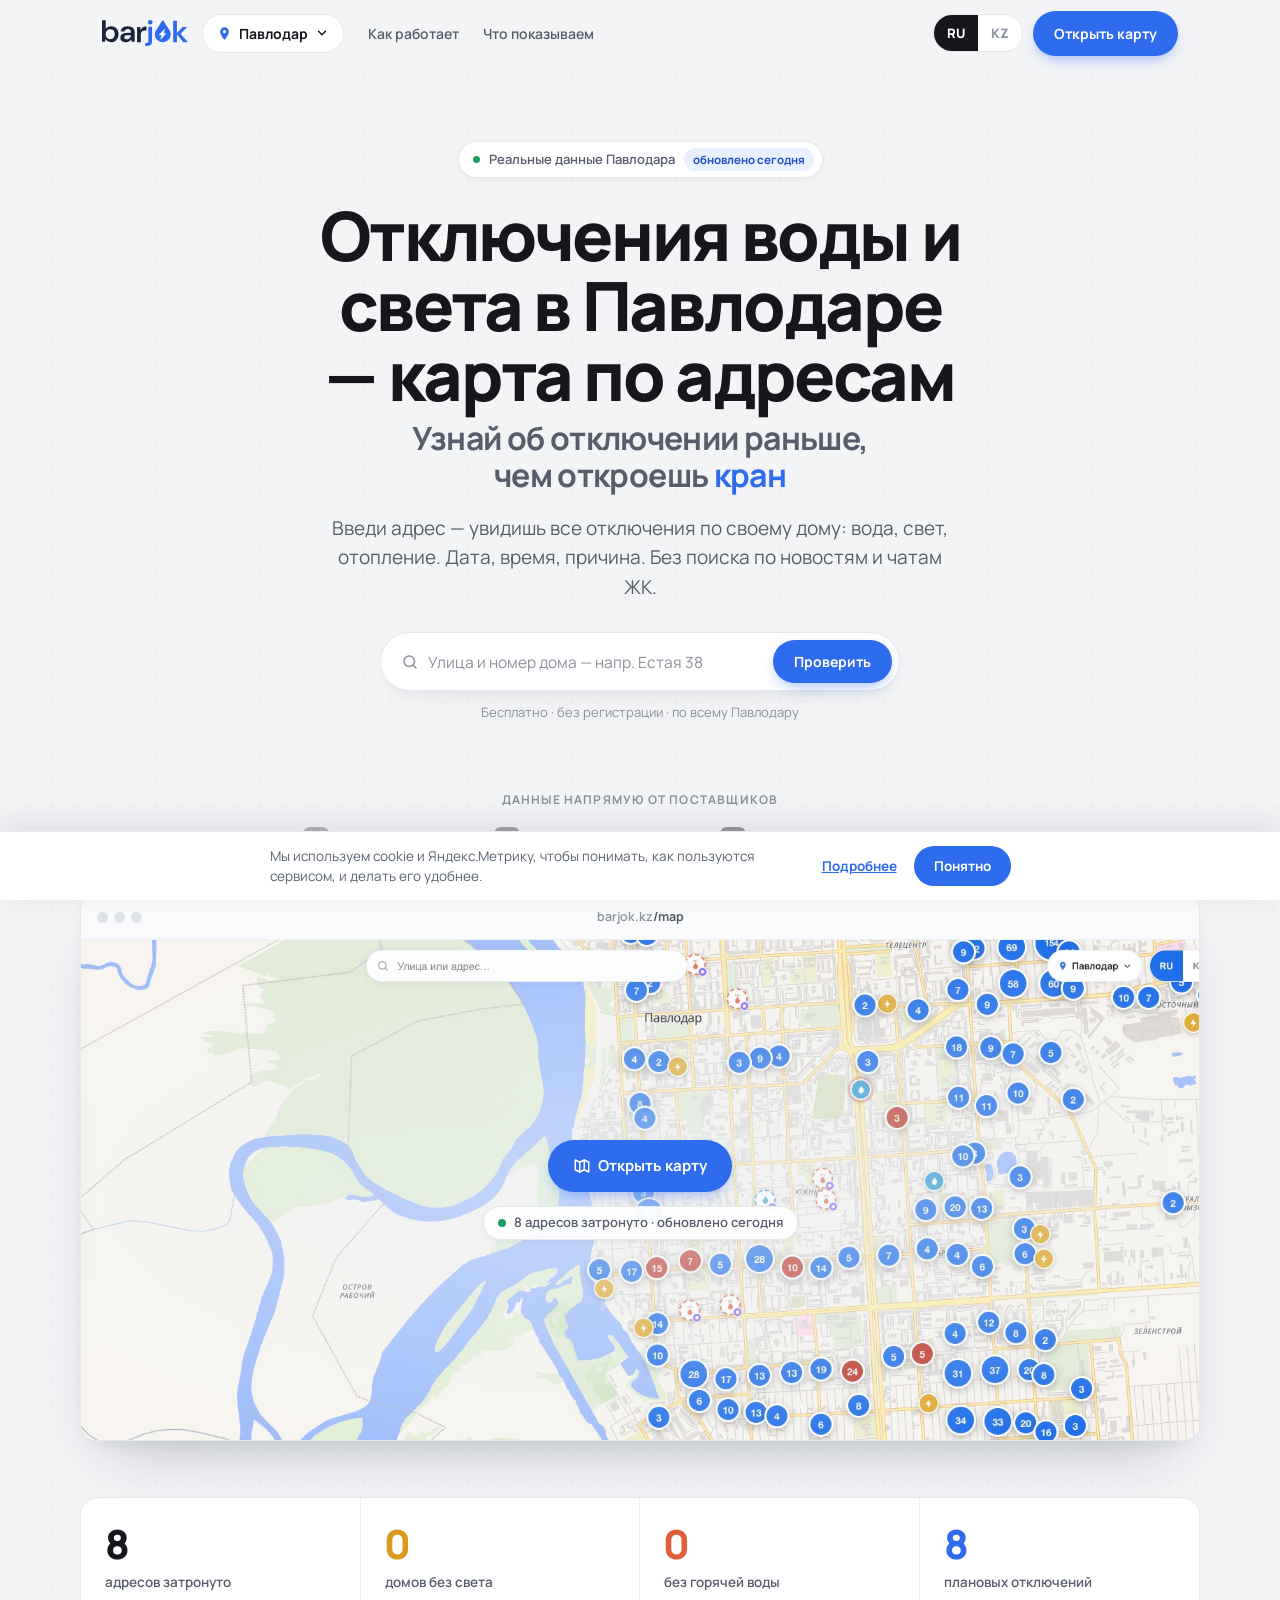
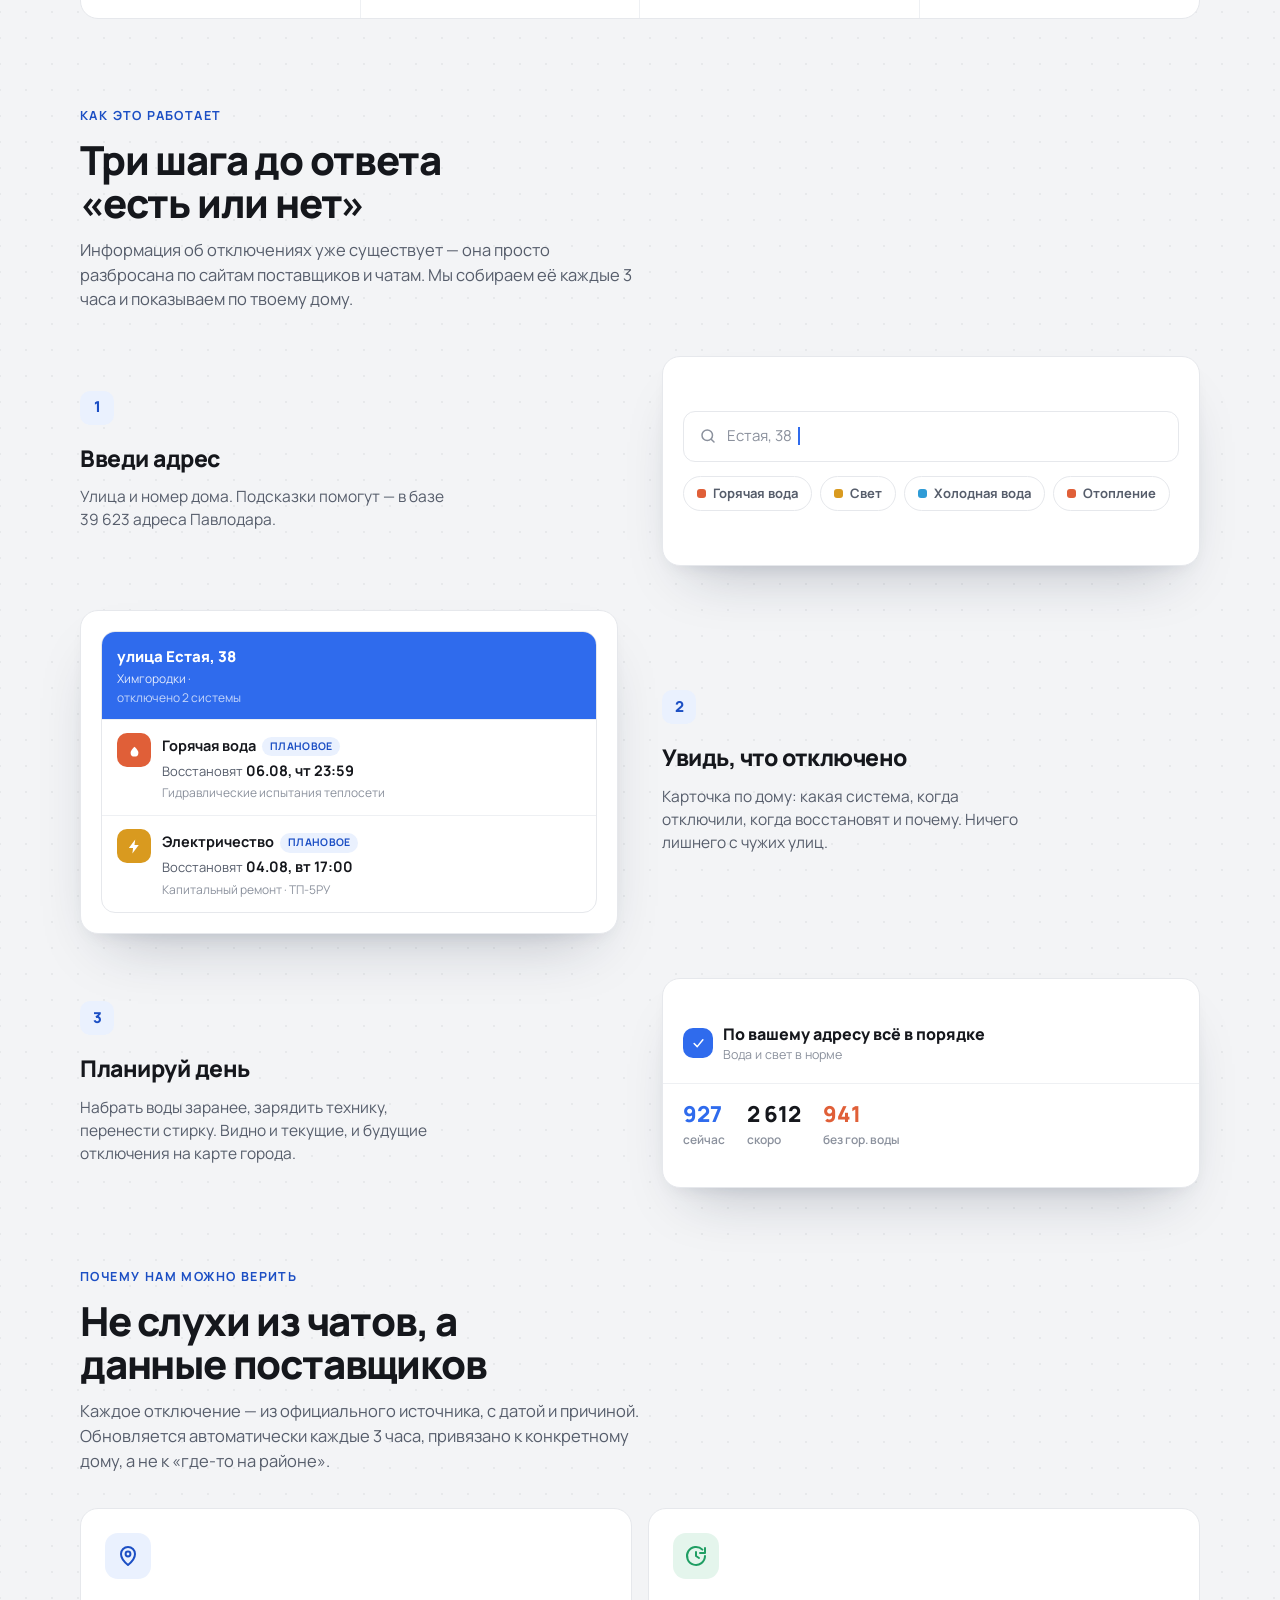
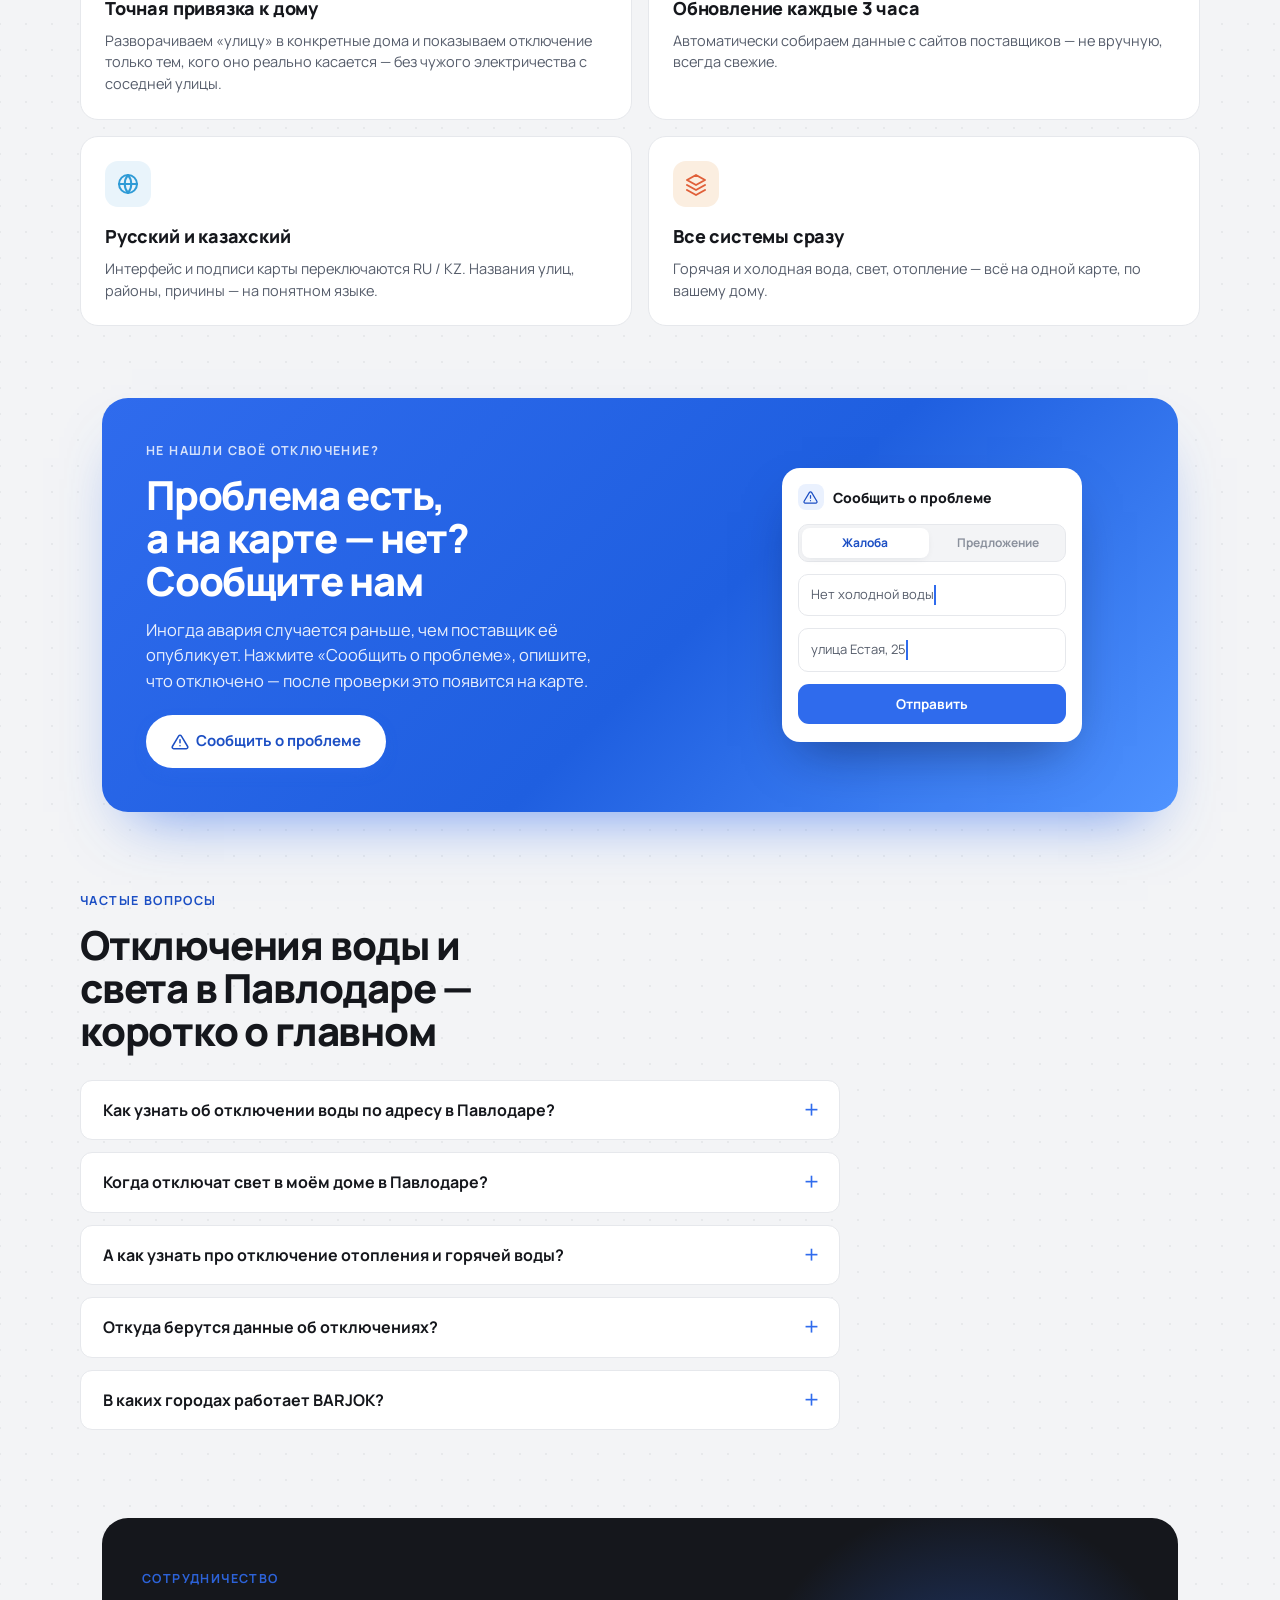
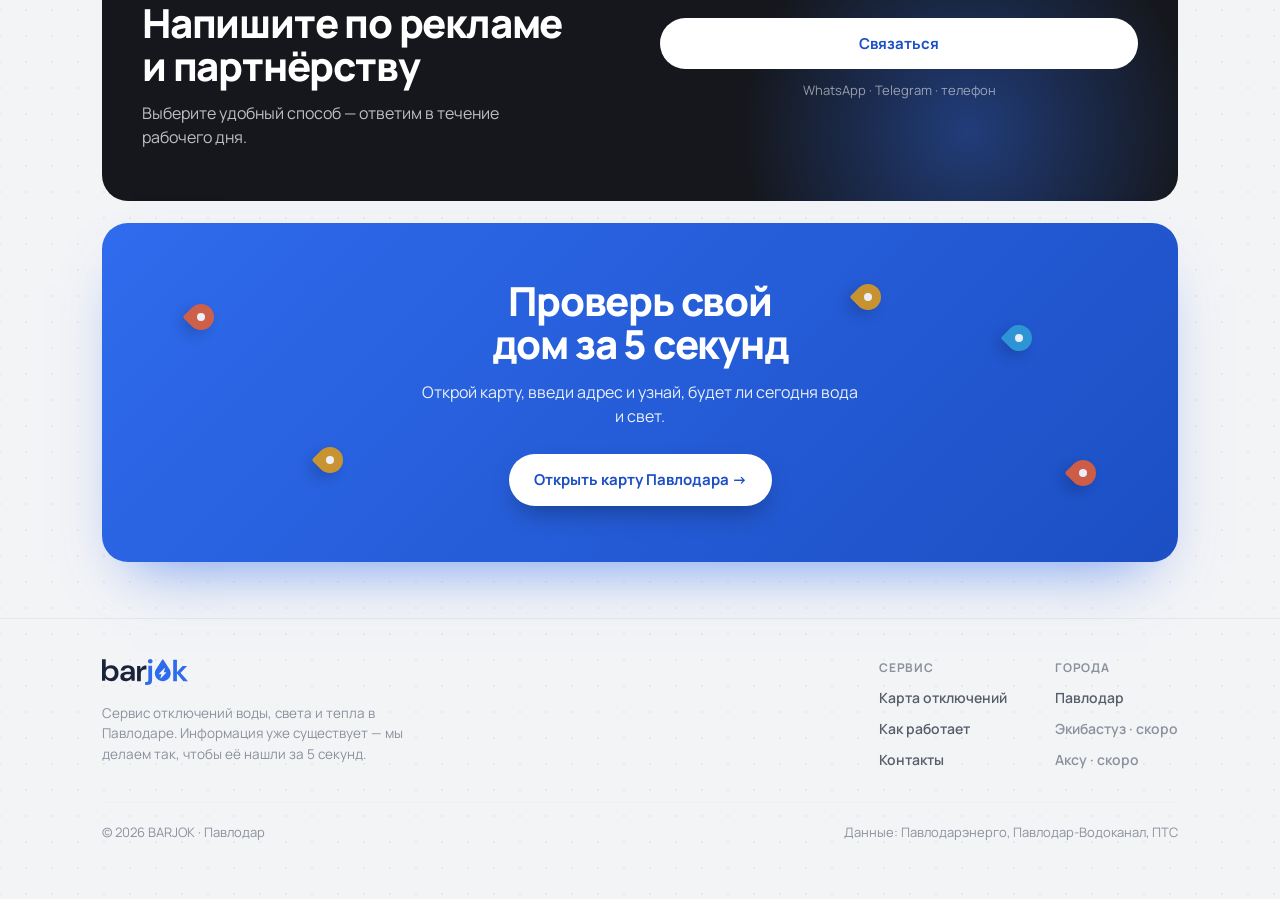
<file: landing/index.html>
<!DOCTYPE html>
<html lang="ru">
<head>
<meta charset="UTF-8">
<meta name="viewport" content="width=device-width, initial-scale=1.0">
<title>Отключения воды и света в Павлодаре сегодня — карта по адресам | BARJOK</title>
<meta name="description" content="Введите адрес — узнайте, когда отключат воду, свет и отопление по вашему дому в Павлодаре. Дата, время, причина. Данные от Павлодарэнерго, Водоканала и ПТС, обновляются каждые 3 часа.">
<link rel="canonical" href="https://barjok.kz/">
<meta name="theme-color" content="#2f6bed">
<link rel="icon" href="/favicon.svg" type="image/svg+xml">
<link rel="apple-touch-icon" href="/favicon.svg">
<meta property="og:type" content="website">
<meta property="og:site_name" content="BARJOK">
<meta property="og:locale" content="ru_KZ">
<meta property="og:url" content="https://barjok.kz/">
<meta property="og:title" content="BARJOK — есть вода, есть свет по вашему адресу">
<meta property="og:description" content="Карта отключений воды, света и отопления в Павлодаре. Введите адрес — узнайте, когда отключат и когда включат.">
<meta property="og:image" content="https://barjok.kz/og-cover.png">
<meta property="og:image:width" content="1200">
<meta property="og:image:height" content="630">
<meta name="twitter:card" content="summary_large_image">
<meta name="twitter:title" content="BARJOK — отключения воды и света в Павлодаре">
<meta name="twitter:description" content="Введите адрес — узнайте, когда отключат воду и свет по вашему дому.">
<meta name="twitter:image" content="https://barjok.kz/og-cover.png">
<link rel="preconnect" href="https://fonts.googleapis.com">
<link rel="preconnect" href="https://fonts.gstatic.com" crossorigin>
<link href="https://fonts.googleapis.com/css2?family=Manrope:wght@400;500;600;700;800&display=swap" rel="stylesheet">
<style>
  :root{
    --bg:#f3f4f6; --canvas:#ffffff; --ivory:#fafbfc;
    --ink:#15171c; --ink-2:#565d6b; --ink-3:#8b919d;
    --line:#e6e8ec; --line-2:#eef0f3;
    --accent:#2f6bed; --accent-ink:#1c4fc4; --accent-wash:#eaf1fe;
    --elec:#d99a1f; --hot:#e05f38; --cold:#2f9bd6; --emerg:#e5484d; --ok:#1f9e63;
    --wa:#25d366; --tg:#2aabee;
    --radius:18px; --radius-sm:12px;
    --shadow-lg:0 30px 60px -28px rgba(21,32,58,.28), 0 8px 20px -12px rgba(21,32,58,.14);
    --shadow-sm:0 2px 10px -4px rgba(21,32,58,.14);
    --sans:'Manrope',-apple-system,BlinkMacSystemFont,'Segoe UI',system-ui,sans-serif;
  }
  *{box-sizing:border-box;margin:0;padding:0}
  html{scroll-behavior:smooth}
  body{font-family:var(--sans);color:var(--ink);background:var(--bg);-webkit-font-smoothing:antialiased;line-height:1.5;overflow-x:hidden;
    background-image:radial-gradient(rgba(21,32,58,.055) 1px, transparent 1px);background-size:26px 26px;background-position:-13px -13px;}
  a{color:inherit;text-decoration:none}
  .wrap{max-width:1120px;margin:0 auto;padding:0 22px}
  ::selection{background:var(--accent-wash)}

  .rv{opacity:0;transform:translateY(16px);transition:opacity .7s cubic-bezier(.16,1,.3,1), transform .7s cubic-bezier(.16,1,.3,1)}
  .rv.in{opacity:1;transform:none}
  @media (prefers-reduced-motion:reduce){.rv{opacity:1;transform:none;transition:none}}

  /* logo */
  .logo{display:inline-flex;align-items:center;gap:10px;flex:none}
  .logo-img{height:26px;width:auto;display:block}
  .logo .gl{width:30px;height:30px;flex:none}
  .logo .wm{font-weight:800;font-size:19px;letter-spacing:-.02em;white-space:nowrap}
  .logo .wm b{color:var(--accent)}

  /* nav */
  header.nav{position:sticky;top:0;z-index:60;background:rgba(243,244,246,.82);backdrop-filter:blur(14px);
    border-bottom:1px solid transparent;transition:border-color .3s}
  header.nav.stuck{border-color:var(--line)}
  .nav-in{display:flex;align-items:center;gap:14px;height:66px}
  .nav-links{display:flex;gap:24px;font-size:14px;font-weight:600;color:var(--ink-2);margin-left:10px}
  .nav-links a:hover{color:var(--ink)}
  .nav-right{display:flex;align-items:center;gap:10px;margin-left:auto}
  /* бургер + мобильное меню — по умолчанию скрыты (десктоп) */
  .burger{display:none;flex-direction:column;justify-content:center;gap:5px;width:44px;height:44px;
    background:var(--canvas);border:1px solid var(--line);border-radius:12px;cursor:pointer;padding:0}
  .burger span{display:block;width:20px;height:2px;margin:0 auto;background:var(--ink);border-radius:2px;transition:transform .22s,opacity .22s}
  .burger[aria-expanded="true"] span:nth-child(1){transform:translateY(7px) rotate(45deg)}
  .burger[aria-expanded="true"] span:nth-child(2){opacity:0}
  .burger[aria-expanded="true"] span:nth-child(3){transform:translateY(-7px) rotate(-45deg)}
  .mobile-menu{display:none}
  .btn{display:inline-flex;align-items:center;justify-content:center;gap:7px;font-weight:700;font-size:14px;border-radius:999px;padding:11px 20px;
    border:1px solid transparent;cursor:pointer;font-family:inherit;transition:transform .12s, background .2s, box-shadow .2s;white-space:nowrap}
  .btn:active{transform:translateY(1px)}
  .btn.primary{background:var(--accent);color:#fff;box-shadow:0 6px 16px -6px rgba(47,107,237,.6)}
  .btn.primary:hover{background:var(--accent-ink)}
  .btn.ghost{background:var(--canvas);color:var(--ink);border-color:var(--line)}
  .btn.ghost:hover{border-color:var(--ink-3)}
  .btn.lg{padding:14px 24px;font-size:15px}

  /* city selector */
  .city{position:relative}
  .city-btn{display:inline-flex;align-items:center;gap:7px;font-weight:700;font-size:14px;color:var(--ink);
    background:var(--canvas);border:1px solid var(--line);border-radius:999px;padding:9px 14px;cursor:pointer;font-family:inherit}
  .city-btn:hover{border-color:var(--ink-3)}
  .city-btn .pin{width:15px;height:15px;color:var(--accent)}
  .city-btn .chev{transition:transform .2s}
  .city[data-open="1"] .city-btn .chev{transform:rotate(180deg)}
  .city-menu{position:absolute;top:calc(100% + 8px);left:0;min-width:210px;background:var(--canvas);border:1px solid var(--line);
    border-radius:14px;box-shadow:var(--shadow-lg);padding:6px;opacity:0;visibility:hidden;transform:translateY(-6px);transition:.18s;z-index:70}
  .city[data-open="1"] .city-menu{opacity:1;visibility:visible;transform:none}
  .city-menu button{display:flex;align-items:center;justify-content:space-between;width:100%;gap:10px;background:none;border:0;
    font-family:inherit;font-size:14px;font-weight:600;color:var(--ink);padding:10px 12px;border-radius:9px;cursor:pointer;text-align:left}
  .city-menu button:hover:not(:disabled){background:var(--bg)}
  .city-menu button.on{color:var(--accent-ink)}
  .city-menu button:disabled{color:var(--ink-3);cursor:default}
  .city-menu .soon{font-size:10.5px;font-weight:700;text-transform:uppercase;letter-spacing:.4px;color:var(--ink-3);
    background:var(--line-2);border-radius:999px;padding:2px 8px}
  .city-menu button.on .soon{color:#fff;background:var(--accent)}

  /* lang */
  .lang{display:flex;font-size:13px;font-weight:800;background:var(--canvas);border:1px solid var(--line);border-radius:999px;overflow:hidden}
  .lang button{padding:9px 13px;color:var(--ink-3);background:none;border:0;font-family:inherit;font-weight:800;font-size:13px;cursor:pointer}
  .lang button.on{background:var(--ink);color:#fff}

  /* hero */
  .hero{text-align:center;padding:74px 0 34px;position:relative}
  .pill-ann{display:inline-flex;align-items:center;gap:9px;background:var(--canvas);border:1px solid var(--line);
    border-radius:999px;padding:6px 8px 6px 14px;font-size:13px;font-weight:600;color:var(--ink-2);box-shadow:var(--shadow-sm)}
  .pill-ann .dot{width:7px;height:7px;border-radius:50%;background:var(--ok);box-shadow:0 0 0 0 rgba(31,158,99,.5);animation:beat 2s infinite}
  .pill-ann .go{background:var(--accent-wash);color:var(--accent-ink);border-radius:999px;padding:3px 9px;font-size:11.5px;font-weight:700}
  @keyframes beat{0%{box-shadow:0 0 0 0 rgba(31,158,99,.45)}70%{box-shadow:0 0 0 6px rgba(31,158,99,0)}100%{box-shadow:0 0 0 0 rgba(31,158,99,0)}}
  .hero-h1{font-size:clamp(32px,6.2vw,68px);font-weight:800;letter-spacing:-.035em;line-height:1.03;margin:22px auto 0;max-width:15ch;text-wrap:balance}
  .hero-h1 .u{white-space:nowrap;color:var(--accent)}
  .hero-slogan{font-size:clamp(20px,3.4vw,32px);font-weight:700;letter-spacing:-.02em;line-height:1.15;margin:10px auto 0;max-width:22ch;color:var(--ink-2);text-wrap:balance}
  .hero-slogan .u{white-space:nowrap;color:var(--accent)}
  .lead{font-size:clamp(15.5px,2vw,19px);color:var(--ink-2);max-width:52ch;margin:20px auto 0;line-height:1.55}
  .capture{display:flex;gap:8px;max-width:520px;margin:30px auto 0;background:var(--canvas);border:1px solid var(--line);
    border-radius:999px;padding:7px 7px 7px 8px;box-shadow:var(--shadow-lg)}
  .capture .field{flex:1;display:flex;align-items:center;gap:9px;padding-left:12px;min-width:0}
  .capture svg{color:var(--ink-3);flex:none}
  .capture input{flex:1;border:0;outline:0;font-family:inherit;font-size:15.5px;color:var(--ink);background:transparent;min-width:0}
  .capture input::placeholder{color:var(--ink-3)}
  .cap-note{font-size:13px;color:var(--ink-3);margin-top:12px}
  .cap-wrap{position:relative;max-width:520px;margin:30px auto 0}
  .cap-wrap .capture{margin:0}
  .lsug{position:absolute;top:calc(100% + 8px);left:0;right:0;background:var(--canvas);border:1px solid var(--line);
    border-radius:16px;box-shadow:var(--shadow-lg);padding:6px;z-index:40;display:none;text-align:left;max-height:320px;overflow:auto}
  .lsug.show{display:block}
  .lsug a{display:flex;align-items:center;gap:11px;padding:11px 12px;border-radius:10px;cursor:pointer;color:var(--ink)}
  .lsug a:hover{background:var(--bg)}
  .lsug .p{width:9px;height:9px;border-radius:50%;background:var(--accent);flex:none}
  .lsug .nm{font-weight:600;font-size:15px}
  .lsug .hs{margin-left:auto;font-size:12px;color:var(--ink-3);font-weight:600;white-space:nowrap}

  /* sources */
  .sources{padding:34px 0 8px;text-align:center}
  .sources .lbl{font-size:12px;font-weight:700;letter-spacing:1.2px;text-transform:uppercase;color:var(--ink-3)}
  .src-row{display:flex;flex-wrap:wrap;justify-content:center;gap:14px 30px;margin-top:18px;align-items:center}
  .src{display:inline-flex;align-items:center;gap:9px;color:var(--ink-2);font-weight:700;font-size:15px;opacity:.72;
    filter:grayscale(1);transition:opacity .2s, filter .2s}
  .src:hover{opacity:1;filter:none}
  .src .m{width:26px;height:26px;border-radius:7px;display:grid;place-items:center;color:#fff;font-size:13px;flex:none}

  /* map facade */
  .screen-sec{padding:34px 0 0}
  .browser{background:var(--canvas);border:1px solid var(--line);border-radius:16px;overflow:hidden;box-shadow:var(--shadow-lg)}
  .browser .bar{display:flex;align-items:center;gap:8px;padding:12px 16px;border-bottom:1px solid var(--line-2);background:var(--ivory)}
  .browser .bar .dots{display:flex;gap:6px}
  .browser .bar .dots i{width:11px;height:11px;border-radius:50%;background:#dfe2e7;display:block}
  .browser .bar .url{flex:1;text-align:center;font-size:12.5px;color:var(--ink-3);font-weight:600}
  .browser .bar .url b{color:var(--ink-2)}
  .mapshot{position:relative;display:block;height:min(58vh,500px);overflow:hidden;cursor:pointer;text-decoration:none;
    background:#eaf0f4}
  .mapshot-img{position:absolute;inset:0;width:100%;height:100%;object-fit:cover;object-position:center top;display:block;
    transition:transform .5s cubic-bezier(.16,1,.3,1)}
  .mapshot:hover .mapshot-img{transform:scale(1.03)}
  .mapshot .layer{position:absolute;inset:0}
  .mapshot .river{position:absolute;top:-10%;left:-15%;width:60%;height:130%;transform:rotate(18deg);
    background:linear-gradient(90deg,#cfe4f3,#bcd9ee);border-radius:40%;opacity:.9;filter:blur(.3px)}
  .mapshot .park{position:absolute;border-radius:22px;background:#d8ecd6}
  .mapshot .bld{position:absolute;background:#dfe4ea;border-radius:2px;box-shadow:0 1px 0 rgba(21,32,58,.05)}
  .mapshot .road{position:absolute;background:#fff;box-shadow:0 0 0 1px rgba(21,32,58,.05)}
  .mapshot .road.mj{background:#fdeec2;box-shadow:0 0 0 1px rgba(216,170,40,.25)}
  .mapshot .mpin{position:absolute;width:22px;height:22px;border-radius:50% 50% 50% 2px;background:var(--c);
    transform:rotate(45deg) scale(0);box-shadow:0 5px 12px -3px rgba(21,32,58,.45);opacity:0}
  .mapshot .mpin::after{content:"";position:absolute;top:50%;left:50%;width:7px;height:7px;margin:-3.5px 0 0 -3.5px;border-radius:50%;background:#fff;transform:rotate(-45deg)}
  .screen-sec.in .mpin{animation:pinpop .5s var(--d) cubic-bezier(.2,1.5,.4,1) forwards}
  @keyframes pinpop{0%{opacity:0;transform:rotate(45deg) scale(0) translateY(-8px)}100%{opacity:1;transform:rotate(45deg) scale(1)}}
  .map-cta{position:absolute;inset:0;display:flex;flex-direction:column;align-items:center;justify-content:center;gap:14px;
    background:radial-gradient(70% 60% at 50% 50%, rgba(234,240,244,.55), rgba(234,240,244,0))}
  .map-hint{display:inline-flex;align-items:center;gap:8px;font-size:13px;font-weight:600;color:var(--ink-2);
    background:rgba(255,255,255,.92);border:1px solid var(--line);border-radius:999px;padding:6px 14px;box-shadow:var(--shadow-sm)}
  .map-hint .ld{width:8px;height:8px;border-radius:50%;background:var(--ok);animation:beat 2s infinite}
  @media (prefers-reduced-motion:reduce){.screen-sec.in .mpin{animation:none;opacity:1;transform:rotate(45deg) scale(1)}}

  /* stats */
  .stats{padding:56px 0 8px}
  .stat-row{display:grid;grid-template-columns:repeat(4,1fr);gap:0;background:var(--canvas);border:1px solid var(--line);
    border-radius:var(--radius);overflow:hidden}
  .stat{padding:26px 24px;border-right:1px solid var(--line-2)}
  .stat:last-child{border-right:0}
  .stat .n{font-size:clamp(28px,3.4vw,40px);font-weight:800;letter-spacing:-.02em;font-variant-numeric:tabular-nums;line-height:1}
  .stat .l{font-size:13.5px;color:var(--ink-2);margin-top:8px;font-weight:600}
  .stat.a .n{color:var(--ink)} .stat.b .n{color:var(--elec)} .stat.c .n{color:var(--hot)} .stat.d .n{color:var(--accent)}
  @media(max-width:760px){.stat-row{grid-template-columns:1fr 1fr}.stat:nth-child(2){border-right:0}.stat:nth-child(1),.stat:nth-child(2){border-bottom:1px solid var(--line-2)}}

  .sec{padding:80px 0 0}
  .eyebrow{font-size:12.5px;font-weight:700;letter-spacing:1.4px;text-transform:uppercase;color:var(--accent-ink)}
  h2{font-size:clamp(25px,3.6vw,40px);font-weight:800;letter-spacing:-.03em;line-height:1.08;margin-top:12px;max-width:20ch;text-wrap:balance}
  .sec p.intro{color:var(--ink-2);font-size:16.5px;margin-top:14px;max-width:56ch}

  .step{display:grid;grid-template-columns:1fr 1fr;gap:44px;align-items:center;margin-top:44px}
  .step.rev{direction:rtl}.step.rev>*{direction:ltr}
  .step .txt .k{display:inline-flex;align-items:center;justify-content:center;width:34px;height:34px;border-radius:10px;
    background:var(--accent-wash);color:var(--accent-ink);font-weight:800;font-size:15px}
  .step .txt h3{font-size:23px;font-weight:800;letter-spacing:-.02em;margin-top:16px}
  .step .txt p{color:var(--ink-2);margin-top:10px;font-size:15.5px;max-width:42ch}
  .demo{background:var(--canvas);border:1px solid var(--line);border-radius:var(--radius);padding:20px;box-shadow:var(--shadow-lg);min-height:210px;display:flex;flex-direction:column;justify-content:center}
  @media(max-width:760px){.step,.step.rev{grid-template-columns:1fr;direction:ltr;gap:22px}}

  /* feature cards */
  .feat-grid{display:grid;grid-template-columns:1fr 1fr;gap:16px;margin-top:34px}
  .feat{background:var(--canvas);border:1px solid var(--line);border-radius:var(--radius);padding:24px;transition:transform .18s,border-color .18s,box-shadow .18s}
  .feat:hover{border-color:var(--ink-3);transform:translateY(-2px);box-shadow:var(--shadow-sm)}
  .feat .fi{width:46px;height:46px;border-radius:13px;display:grid;place-items:center;margin-bottom:16px}
  .feat .fi svg{width:24px;height:24px}
  .feat h3{font-size:18px;font-weight:800;letter-spacing:-.01em}
  .feat p{color:var(--ink-2);margin-top:8px;font-size:14.5px;line-height:1.5}
  @media(max-width:640px){.feat-grid{grid-template-columns:1fr}}

  .ocard{border:1px solid var(--line);border-radius:14px;overflow:hidden}
  .ocard .h{background:var(--accent);color:#fff;padding:12px 15px}
  .ocard .h b{font-size:15px;font-weight:800}
  .ocard .h span{display:block;font-size:12px;opacity:.85;margin-top:1px}
  .ocard .row{display:flex;gap:11px;padding:13px 15px;border-top:1px solid var(--line-2);align-items:flex-start}
  .ocard .row:first-of-type{border-top:0}
  .ic{width:34px;height:34px;border-radius:10px;flex:none;display:grid;place-items:center;color:#fff}
  .ic svg{width:17px;height:17px}
  .ocard .rt b{font-size:14.5px;font-weight:700}
  .ocard .rt .tag{display:inline-block;font-size:10.5px;font-weight:700;text-transform:uppercase;letter-spacing:.3px;
    color:var(--accent-ink);background:var(--accent-wash);border-radius:999px;padding:2px 8px;margin-left:6px;vertical-align:1px}
  .ocard .rt .when{font-size:13px;color:var(--ink-2);margin-top:3px}
  .ocard .rt .when b{color:var(--ink);font-weight:700}
  .ocard .rt .meta{font-size:12px;color:var(--ink-3);margin-top:3px}

  .searchbox{display:flex;align-items:center;gap:10px;border:1px solid var(--line);border-radius:12px;padding:13px 15px;color:var(--ink-3);font-size:15px}
  .searchbox .cur{width:2px;height:18px;background:var(--accent);animation:blink 1.1s steps(1) infinite;margin-left:-4px}
  @keyframes blink{50%{opacity:0}}
  .filters{display:flex;flex-wrap:wrap;gap:8px;margin-top:14px}
  .fchip{display:inline-flex;align-items:center;gap:7px;border:1px solid var(--line);border-radius:999px;padding:7px 13px;font-size:13px;font-weight:700;color:var(--ink-2)}
  .fchip .d{width:9px;height:9px;border-radius:3px}

  /* contact / cooperation */
  .contact{margin-top:88px;background:var(--ink);border-radius:26px;padding:52px 40px;position:relative;overflow:hidden;color:#fff}
  .contact::after{content:"";position:absolute;right:-8%;bottom:-50%;width:55%;height:150%;
    background:radial-gradient(circle at center, rgba(47,107,237,.45), transparent 62%)}
  .contact .in{position:relative;z-index:1;display:grid;grid-template-columns:1fr 1fr;gap:40px;align-items:center}
  .contact h2{color:#fff;max-width:16ch}
  .contact p{color:rgba(255,255,255,.72);margin-top:14px;font-size:16px;max-width:42ch}
  .contact-btns{display:flex;flex-direction:column;gap:12px}
  .cbtn{display:flex;align-items:center;gap:14px;background:rgba(255,255,255,.06);border:1px solid rgba(255,255,255,.12);
    border-radius:16px;padding:14px 16px;transition:.15s}
  .cbtn:hover{background:rgba(255,255,255,.1);transform:translateY(-1px)}
  .cbtn .ci{width:44px;height:44px;border-radius:12px;flex:none;display:grid;place-items:center}
  .cbtn .ci svg{width:24px;height:24px;color:#fff}
  .cbtn .ct{flex:1}
  .cbtn .ct .l{font-size:12.5px;color:rgba(255,255,255,.6);font-weight:600}
  .cbtn .ct .v{font-size:16px;font-weight:800;color:#fff;letter-spacing:-.01em}
  .cbtn .arw{color:rgba(255,255,255,.4)}
  @media(max-width:760px){.contact{padding:36px 22px}.contact .in{grid-template-columns:1fr;gap:26px}}

  /* animated final CTA */
  .cta-final{position:relative;overflow:hidden;background:linear-gradient(135deg,#2f6bed,#1c4fc4);
    border-radius:26px;padding:56px 40px;text-align:center;box-shadow:0 30px 60px -30px rgba(47,107,237,.7)}
  .cta-final .cta-in{position:relative;z-index:2}
  .cta-final .shine{position:absolute;top:0;left:-60%;width:40%;height:100%;z-index:1;pointer-events:none;
    background:linear-gradient(100deg,transparent,rgba(255,255,255,.18),transparent);transform:skewX(-18deg);
    animation:shine 4.5s ease-in-out infinite}
  @keyframes shine{0%{left:-60%}55%,100%{left:130%}}
  .cta-final .fpin{position:absolute;left:var(--x);top:var(--y);width:26px;height:26px;z-index:1;pointer-events:none;
    border-radius:50% 50% 50% 2px;background:var(--c);transform:rotate(45deg);opacity:.9;
    box-shadow:0 8px 18px -4px rgba(0,0,0,.4);animation:floaty 5s ease-in-out var(--dl) infinite}
  .cta-final .fpin::after{content:"";position:absolute;top:50%;left:50%;width:8px;height:8px;margin:-4px 0 0 -4px;border-radius:50%;background:#fff;transform:rotate(-45deg)}
  @keyframes floaty{0%,100%{transform:rotate(45deg) translateY(0)}50%{transform:rotate(45deg) translateY(-12px)}}
  .cta-btn{margin-top:26px;background:#fff;color:var(--accent-ink);font-size:16px;padding:15px 28px;
    box-shadow:0 12px 26px -8px rgba(0,0,0,.35);animation:ctabeat 2.6s ease-in-out infinite}
  .cta-btn:hover{transform:translateY(-2px)}
  @keyframes ctabeat{0%,100%{transform:scale(1)}50%{transform:scale(1.035)}}
  @media (prefers-reduced-motion:reduce){.cta-final .shine,.cta-final .fpin,.cta-btn{animation:none}}

  /* contacts modal */
  .modal-ov{position:fixed;inset:0;z-index:100;display:flex;align-items:center;justify-content:center;padding:20px;
    background:rgba(10,14,22,.55);backdrop-filter:blur(4px);opacity:0;visibility:hidden;transition:.22s}
  .modal-ov.show{opacity:1;visibility:visible}
  .modal{position:relative;width:100%;max-width:440px;background:#16181d;border:1px solid rgba(255,255,255,.09);
    border-radius:22px;padding:30px 26px 26px;box-shadow:0 40px 90px -30px rgba(0,0,0,.7);
    transform:translateY(14px) scale(.98);transition:.22s cubic-bezier(.16,1,.3,1)}
  .modal-ov.show .modal{transform:none}
  .modal-x{position:absolute;top:16px;right:16px;width:34px;height:34px;border-radius:50%;border:0;cursor:pointer;
    background:rgba(255,255,255,.08);color:#fff;display:grid;place-items:center;transition:background .15s}
  .modal-x:hover{background:rgba(255,255,255,.16)}
  .modal-eyebrow{font-size:11.5px;font-weight:700;letter-spacing:1.4px;text-transform:uppercase;color:var(--accent-ink);filter:brightness(1.5)}
  .modal-title{color:#fff;font-size:24px;font-weight:800;letter-spacing:-.02em;margin-top:6px}
  .modal-sub{color:rgba(255,255,255,.6);font-size:14.5px;margin-top:8px;line-height:1.5}
  .modal-list{display:flex;flex-direction:column;gap:11px;margin-top:22px}

  footer{margin-top:56px;border-top:1px solid var(--line);padding:40px 0 56px}
  .foot-top{display:flex;justify-content:space-between;gap:24px;flex-wrap:wrap}
  .foot-top p{color:var(--ink-3);font-size:13.5px;margin-top:12px;max-width:38ch}
  .foot-links{display:flex;gap:48px;flex-wrap:wrap}
  .fcol h4{font-size:12px;text-transform:uppercase;letter-spacing:.8px;color:var(--ink-3);font-weight:700}
  .fcol a{display:block;color:var(--ink-2);font-size:14px;font-weight:600;margin-top:10px}
  .fcol a:hover{color:var(--ink)}
  .foot-bot{margin-top:32px;padding-top:20px;border-top:1px solid var(--line-2);display:flex;justify-content:space-between;
    gap:12px;flex-wrap:wrap;color:var(--ink-3);font-size:13px}

  /* ---------- MOBILE ---------- */
  @media(max-width:760px){
    .wrap{padding:0 20px}

    /* Шапка 2×2: строка 1 — город слева / язык справа; строка 2 — логотип / бургер */
    .nav-in{display:grid;grid-template-columns:1fr auto;align-items:center;row-gap:11px;column-gap:8px;
      height:auto;padding-top:11px;padding-bottom:11px}
    .nav-right{display:contents}          /* .lang выходит прямо в грид, .nav-cta прячем */
    .city{grid-column:1;grid-row:1;justify-self:start}
    .lang{grid-column:2;grid-row:1;justify-self:end}
    .logo{grid-column:1;grid-row:2;justify-self:start}
    .burger{grid-column:2;grid-row:2;justify-self:end;display:flex}
    .nav-links,.nav-cta{display:none}
    .logo .wm{font-size:18px}
    .city-btn{padding:9px 13px;font-size:14px}
    .city-btn .cityname{max-width:none}
    .lang button{padding:8px 12px}

    /* мобильное меню — выпадает под шапкой (ссылки + Открыть карту) */
    .mobile-menu{display:flex;flex-direction:column;gap:2px;position:absolute;top:100%;left:0;right:0;
      background:var(--canvas);border-top:1px solid var(--line);box-shadow:var(--shadow-lg);
      padding:0 20px;max-height:0;overflow:hidden;transition:max-height .28s ease,padding .28s ease}
    header.nav.menu-open .mobile-menu{max-height:360px;padding-top:12px;padding-bottom:18px}
    .mobile-menu a{font-size:16px;font-weight:700;color:var(--ink);padding:13px 4px;text-align:center}
    .mobile-menu a.btn{margin-top:8px;padding:15px 20px;color:#fff}

    /* Плашка «Реальные данные Павлодара» — в одну строку (не переносить) */
    .pill-ann{font-size:12px;gap:7px;padding:6px 7px 6px 12px}
    .pill-ann>span{white-space:nowrap}
    .pill-ann .go{font-size:10.5px;padding:3px 8px}

    /* Отступы между смысловыми блоками — больше воздуха. ВАЖНО: только top/bottom,
       иначе shorthand обнулит горизонтальный padding из .wrap (бока прилипнут). */
    .hero{padding-top:28px;padding-bottom:36px}
    .sources{padding-top:44px;padding-bottom:44px}
    .screen-sec{padding-top:44px;padding-bottom:0}
    .stats{padding-top:60px;padding-bottom:56px}
    .sec{padding-top:68px;padding-bottom:0}
    .contact{margin-top:68px}

    /* Центрируем текстовый контент (мокапы/карточки не трогаем) */
    .sec .eyebrow,.sec h2,.sec p.intro,.step .txt,.feat{text-align:center}
    .sec h2,.sec p.intro,.step .txt p{margin-left:auto;margin-right:auto}
    .feat .fi{margin-left:auto;margin-right:auto}
  }
  @media(max-width:400px){
    .logo .wm{font-size:16px}
    .city-btn{padding:8px 11px;font-size:13px}
    .burger{width:42px;height:42px}
    .pill-ann{font-size:11px;gap:6px;padding:6px 6px 6px 11px}
    .pill-ann .go{font-size:10px;padding:3px 7px}
  }
</style>

<!-- Schema.org: сайт + сервис отключений для Павлодара (сигнал гео-релевантности) -->
<script type="application/ld+json">
{
  "@context": "https://schema.org",
  "@graph": [
    {
      "@type": "WebSite",
      "@id": "https://barjok.kz/#website",
      "url": "https://barjok.kz/",
      "name": "BARJOK",
      "description": "Карта отключений воды, света и отопления в Павлодаре по адресам.",
      "inLanguage": ["ru", "kk"],
      "publisher": { "@id": "https://barjok.kz/#org" }
    },
    {
      "@type": "Organization",
      "@id": "https://barjok.kz/#org",
      "name": "BARJOK",
      "url": "https://barjok.kz/",
      "logo": "https://barjok.kz/favicon.svg",
      "areaServed": { "@type": "Country", "name": "Казахстан" }
    },
    {
      "@type": "Service",
      "name": "Отключения воды, света и отопления в Павлодаре",
      "serviceType": "Информирование о плановых и аварийных отключениях ЖКХ",
      "provider": { "@id": "https://barjok.kz/#org" },
      "areaServed": { "@type": "City", "name": "Павлодар", "containedInPlace": { "@type": "Country", "name": "Казахстан" } },
      "url": "https://barjok.kz/map/pavlodar",
      "description": "Введите адрес — узнайте, когда отключат воду, свет или отопление по вашему дому в Павлодаре. Данные от Павлодарэнерго, Водоканала и ПТС."
    },
    {
      "@type": "FAQPage",
      "mainEntity": [
        {
          "@type": "Question",
          "name": "Как узнать об отключении воды по адресу в Павлодаре?",
          "acceptedAnswer": { "@type": "Answer", "text": "Введите свою улицу и номер дома в поиске на карте — сервис покажет, запланировано ли отключение холодной или горячей воды именно по вашему дому, с датой, временем и причиной." }
        },
        {
          "@type": "Question",
          "name": "Когда отключат свет в моём доме в Павлодаре?",
          "acceptedAnswer": { "@type": "Answer", "text": "Найдите свой адрес на карте — если по нему есть плановое или аварийное отключение электричества от Павлодарэнерго, вы увидите дату и время начала и окончания работ." }
        },
        {
          "@type": "Question",
          "name": "А как узнать про отключение отопления и горячей воды?",
          "acceptedAnswer": { "@type": "Answer", "text": "Данные по горячей воде и отоплению берём у ПТС и показываем на той же карте — по вашему адресу видно, когда отключат и когда снова включат." }
        },
        {
          "@type": "Question",
          "name": "Откуда берутся данные об отключениях?",
          "acceptedAnswer": { "@type": "Answer", "text": "Из официальных источников: Павлодарэнерго (свет), Водоканал (холодная вода) и ПТС (горячая вода и отопление). Данные обновляются автоматически каждые 3 часа." }
        },
        {
          "@type": "Question",
          "name": "В каких городах работает BARJOK?",
          "acceptedAnswer": { "@type": "Answer", "text": "Сейчас сервис работает в Павлодаре. Мы расширяемся на другие города Казахстана — Экибастуз, Аксу и далее. Пользоваться картой бесплатно." }
        }
      ]
    }
  ]
}
</script>

<!-- Яндекс.Метрика + информационный баннер о cookie — в /cookie-consent.js (единое место на все страницы) -->
<script defer src="/cookie-consent.js?v=2"></script>
</head>
<body>

<svg width="0" height="0" style="position:absolute" aria-hidden="true"><defs>
  <symbol id="glyph" viewBox="0 0 32 32">
    <path d="M16 2.5C16 2.5 5.5 13.4 5.5 21a10.5 10.5 0 0 0 21 0C26.5 13.4 16 2.5 16 2.5Z" fill="currentColor"/>
    <path d="M17.7 11.2l-6 8.2h4.2l-1.3 5.6 6-8.6h-4.2l1.3-5.2z" fill="#fff"/>
  </symbol>
</defs></svg>

<header class="nav" id="nav">
  <div class="wrap nav-in">
    <a class="logo" href="/" aria-label="BARJOK — на главную">
      <img class="logo-img" src="/barjok.svg" alt="BARJOK" width="105" height="32">
    </a>

    <!-- выбор города -->
    <div class="city" id="city">
      <button class="city-btn" id="cityBtn" aria-haspopup="true">
        <svg class="pin" viewBox="0 0 24 24" fill="currentColor"><path d="M12 2a7 7 0 0 0-7 7c0 5 7 13 7 13s7-8 7-13a7 7 0 0 0-7-7zm0 9.5A2.5 2.5 0 1 1 12 6.5a2.5 2.5 0 0 1 0 5z"/></svg>
        <span class="cityname">Павлодар</span>
        <svg class="chev" width="14" height="14" viewBox="0 0 24 24" fill="none" stroke="currentColor" stroke-width="2.4" stroke-linecap="round" stroke-linejoin="round"><path d="m6 9 6 6 6-6"/></svg>
      </button>
      <div class="city-menu" id="cityMenu">
        <button class="on"><span>Павлодар</span></button>
        <button disabled><span>Экибастуз</span><span class="soon" data-kk="жақында">скоро</span></button>
        <button disabled><span>Аксу</span><span class="soon" data-kk="жақында">скоро</span></button>
      </div>
    </div>

    <nav class="nav-links">
      <a href="#how" data-kk="Қалай жұмыс істейді">Как работает</a>
      <a href="#what" data-kk="Не көрсетеміз">Что показываем</a>
      <!-- /ads временно скрыта из навигации (страница осталась, просто не рекламируем) -->
    </nav>

    <div class="nav-right">
      <span class="lang" id="lang"><button data-lang="ru" class="on">RU</button><button data-lang="kk">KZ</button></span>
      <a class="btn primary nav-cta" href="/map/"><span class="full" data-kk="Картаны ашу">Открыть карту</span></a>
    </div>

    <!-- бургер (только мобилка) -->
    <button class="burger" id="burger" aria-label="Меню" aria-expanded="false">
      <span></span><span></span><span></span>
    </button>
  </div>

  <!-- мобильное меню: ссылки + кнопка карты -->
  <div class="mobile-menu" id="mobileMenu">
    <a href="#how" data-kk="Қалай жұмыс істейді">Как работает</a>
    <a href="#what" data-kk="Не көрсетеміз">Что показываем</a>
    <a class="btn primary" href="/map/"><span data-kk="Картаны ашу">Открыть карту</span></a>
  </div>
</header>

<main>
  <section class="hero wrap">
    <span class="pill-ann rv"><span class="dot"></span><span data-kk="Павлодардың нақты деректері">Реальные данные Павлодара</span><span class="go" data-kk="бүгін жаңартылды">обновлено сегодня</span></span>
    <h1 class="hero-h1 rv" data-kk="Павлодардағы су мен жарықтың ажыратылуы — мекенжай бойынша карта">Отключения воды и света в Павлодаре — карта по адресам</h1>
    <p class="hero-slogan rv" data-kk-html="Ажыратуды алдын ала біл —<br>кран <span class=&quot;u&quot;>ашылғанша</span>">Узнай об отключении раньше,<br>чем откроешь <span class="u">кран</span></p>
    <p class="lead rv" data-kk="Мекенжайыңды енгіз — үйің бойынша барлық ажыратуды көресің: су, жарық, жылу. Күні, уақыты, себебі. Жаңалықтар мен чаттарды ақтарудың қажеті жоқ.">Введи адрес — увидишь все отключения по своему дому: вода, свет, отопление. Дата, время, причина. Без поиска по новостям и чатам ЖК.</p>
    <div class="cap-wrap rv">
      <form class="capture" id="capForm" onsubmit="var v=this.querySelector('input').value.trim();location.href='/map/'+(v?('?q='+encodeURIComponent(v)):'');return false">
        <label class="field">
          <svg width="18" height="18" viewBox="0 0 24 24" fill="none" stroke="currentColor" stroke-width="2" stroke-linecap="round"><circle cx="11" cy="11" r="7"/><path d="m20 20-3.4-3.4"/></svg>
          <input id="capInput" type="text" autocomplete="off" autocorrect="off" spellcheck="false" data-kk-ph="Көше және үй нөмірі — мыс. Естай 38" placeholder="Улица и номер дома — напр. Естая 38" aria-label="Адрес">
        </label>
        <button class="btn primary" type="submit" data-kk="Тексеру">Проверить</button>
      </form>
      <div class="lsug" id="lsug" role="listbox"></div>
    </div>
    <p class="cap-note rv" data-kk="Тегін · тіркеусіз · бүкіл Павлодар бойынша">Бесплатно · без регистрации · по всему Павлодару</p>
  </section>

  <section class="sources wrap rv" id="sources">
    <div class="lbl" data-kk="Деректер тікелей жеткізушілерден">Данные напрямую от поставщиков</div>
    <div class="src-row">
      <span class="src"><span class="m" style="background:var(--elec)"><svg width="14" height="14" viewBox="0 0 24 24" fill="currentColor"><path d="M13 2 4 14h6l-1 8 9-12h-6z"/></svg></span>Павлодарэнерго</span>
      <span class="src"><span class="m" style="background:var(--cold)"><svg width="14" height="14" viewBox="0 0 24 24" fill="currentColor"><path d="M12 3c3.2 4.2 6 7.6 6 11a6 6 0 1 1-12 0c0-3.4 2.8-6.8 6-11z"/></svg></span>Павлодар-Водоканал</span>
      <span class="src"><span class="m" style="background:var(--hot)"><svg width="14" height="14" viewBox="0 0 24 24" fill="currentColor"><path d="M12 22a5.5 5.5 0 0 0 5.5-5.5c0-3.4-5.5-8.5-5.5-8.5s-5.5 5.1-5.5 8.5A5.5 5.5 0 0 0 12 22z"/></svg></span>Павлодарские тепловые сети</span>
    </div>
  </section>

  <!-- MAP: превью-иллюстрация карты, клик/кнопка → полноразмерная карта /map/ -->
  <section class="screen-sec wrap rv" id="mapsec">
    <div class="browser">
      <div class="bar">
        <span class="dots"><i></i><i></i><i></i></span>
        <span class="url">barjok.kz<b>/map</b></span>
        <span style="width:44px"></span>
      </div>
      <a class="mapshot" href="/map/" aria-label="Открыть карту">
        <img class="mapshot-img" src="/map-preview.jpg" alt="Живая карта отключений Павлодара" loading="lazy" width="1600" height="863">
        <div class="map-cta">
          <span class="btn primary lg">
            <svg width="18" height="18" viewBox="0 0 24 24" fill="none" stroke="currentColor" stroke-width="2" stroke-linecap="round" stroke-linejoin="round"><path d="M9 20l-6-3V4l6 3 6-3 6 3v13l-6-3-6 3z"/><path d="M9 7v13M15 4v13"/></svg>
            <span data-kk="Картаны ашу">Открыть карту</span>
          </span>
          <span class="map-hint"><span class="ld"></span><span class="map-hint-text" data-kk="Барлық мекенжайлар бойынша деректер · сағат сайын жаңартылады">Актуальные данные по адресам · обновляется каждый час</span></span>
        </div>
      </a>
    </div>
  </section>

  <section class="stats wrap rv">
    <div class="stat-row">
      <div class="stat a"><div class="n" data-to="2096">0</div><div class="l" data-kk="мекенжай қамтылды">адресов затронуто</div></div>
      <div class="stat b"><div class="n" data-to="1460">0</div><div class="l" data-kk="үй жарықсыз">домов без света</div></div>
      <div class="stat c"><div class="n" data-to="941">0</div><div class="l" data-kk="ыстық сусыз">без горячей воды</div></div>
      <div class="stat d"><div class="n" data-to="3539">0</div><div class="l" data-kk="жоспарлы ажырату">плановых отключений</div></div>
    </div>
  </section>

  <section class="sec wrap" id="how">
    <div class="rv">
      <div class="eyebrow" data-kk="Қалай жұмыс істейді">Как это работает</div>
      <h2 data-kk="«Бар ма, жоқ па» дегенге дейін үш қадам">Три шага до ответа «есть или нет»</h2>
      <p class="intro" data-kk="Ажыратулар туралы ақпарат бар — ол жай ғана жеткізушілердің сайттары мен чаттарға шашырап жатыр. Біз оны әр 3 сағат сайын жинап, үйің бойынша көрсетеміз.">Информация об отключениях уже существует — она просто разбросана по сайтам поставщиков и чатам. Мы собираем её каждые 3 часа и показываем по твоему дому.</p>
    </div>

    <div class="step rv">
      <div class="txt">
        <span class="k">1</span>
        <h3 data-kk="Мекенжайды енгіз">Введи адрес</h3>
        <p data-kk="Көше мен үй нөмірі. Ұсыныстар көмектеседі — базада Павлодардың 39 623 мекенжайы.">Улица и номер дома. Подсказки помогут — в базе 39 623 адреса Павлодара.</p>
      </div>
      <div class="demo">
        <div class="searchbox">
          <svg width="18" height="18" viewBox="0 0 24 24" fill="none" stroke="currentColor" stroke-width="2" stroke-linecap="round"><circle cx="11" cy="11" r="7"/><path d="m20 20-3.4-3.4"/></svg>
          Естая, 38<span class="cur"></span>
        </div>
        <div class="filters">
          <span class="fchip"><span class="d" style="background:var(--hot)"></span><span data-kk="Ыстық су">Горячая вода</span></span>
          <span class="fchip"><span class="d" style="background:var(--elec)"></span><span data-kk="Жарық">Свет</span></span>
          <span class="fchip"><span class="d" style="background:var(--cold)"></span><span data-kk="Суық су">Холодная вода</span></span>
          <span class="fchip"><span class="d" style="background:var(--hot)"></span><span data-kk="Жылу">Отопление</span></span>
        </div>
      </div>
    </div>

    <div class="step rev rv">
      <div class="txt">
        <span class="k">2</span>
        <h3 data-kk="Не өшкенін көр">Увидь, что отключено</h3>
        <p data-kk="Үй бойынша карточка: қай жүйе, қашан өшті, қашан қосады және неге. Бөгде көшелерден артық ештеңе жоқ.">Карточка по дому: какая система, когда отключили, когда восстановят и почему. Ничего лишнего с чужих улиц.</p>
      </div>
      <div class="demo">
        <div class="ocard">
          <div class="h"><b>улица Естая, 38</b><span>Химгородки · <span data-kk="2 жүйе өшкен">отключено 2 системы</span></span></div>
          <div class="row">
            <span class="ic" style="background:var(--hot)"><svg viewBox="0 0 24 24" fill="currentColor"><path d="M12 22a5.5 5.5 0 0 0 5.5-5.5c0-3.4-5.5-8.5-5.5-8.5s-5.5 5.1-5.5 8.5A5.5 5.5 0 0 0 12 22z"/></svg></span>
            <div class="rt"><b data-kk="Ыстық су">Горячая вода</b><span class="tag" data-kk="Жоспарлы">Плановое</span>
              <div class="when"><span data-kk="Қосады">Восстановят</span> <b>06.08, чт 23:59</b></div>
              <div class="meta" data-kk="Гидравликалық сынақ">Гидравлические испытания теплосети</div></div>
          </div>
          <div class="row">
            <span class="ic" style="background:var(--elec)"><svg viewBox="0 0 24 24" fill="currentColor"><path d="M13 2 4 14h6l-1 8 9-12h-6z"/></svg></span>
            <div class="rt"><b data-kk="Электр">Электричество</b><span class="tag" data-kk="Жоспарлы">Плановое</span>
              <div class="when"><span data-kk="Қосады">Восстановят</span> <b>04.08, вт 17:00</b></div>
              <div class="meta">Капитальный ремонт · ТП-5РУ</div></div>
          </div>
        </div>
      </div>
    </div>

    <div class="step rv">
      <div class="txt">
        <span class="k">3</span>
        <h3 data-kk="Күніңді жоспарла">Планируй день</h3>
        <p data-kk="Суды алдын ала жинау, техниканы зарядтау, кірді кейінге қалдыру. Ағымдағы да, болашақ ажыратулар да қала картасында көрінеді.">Набрать воды заранее, зарядить технику, перенести стирку. Видно и текущие, и будущие отключения на карте города.</p>
      </div>
      <div class="demo" style="padding:0;overflow:hidden">
        <div style="padding:18px 20px;border-bottom:1px solid var(--line-2);display:flex;gap:10px;align-items:center">
          <span class="ic" style="background:var(--accent);width:30px;height:30px"><svg viewBox="0 0 24 24" fill="none" stroke="#fff" stroke-width="2.4" stroke-linecap="round" stroke-linejoin="round" style="width:15px;height:15px"><path d="M5 12l5 5 9-11"/></svg></span>
          <div><b style="font-weight:800" data-kk="Мекенжайыңызда бәрі ретінде">По вашему адресу всё в порядке</b><div style="font-size:12.5px;color:var(--ink-3)" data-kk="Су мен жарық қалыпты">Вода и свет в норме</div></div>
        </div>
        <div style="padding:14px 20px;display:flex;gap:22px">
          <div><div style="font-size:22px;font-weight:800;color:var(--accent)">927</div><div style="font-size:12px;color:var(--ink-3);font-weight:600" data-kk="қазір">сейчас</div></div>
          <div><div style="font-size:22px;font-weight:800;color:var(--ink)">2 612</div><div style="font-size:12px;color:var(--ink-3);font-weight:600" data-kk="жақында">скоро</div></div>
          <div><div style="font-size:22px;font-weight:800;color:var(--hot)">941</div><div style="font-size:12px;color:var(--ink-3);font-weight:600" data-kk="ыстық сусыз">без гор. воды</div></div>
        </div>
      </div>
    </div>
  </section>

  <section class="sec wrap" id="what">
    <div class="rv">
      <div class="eyebrow" data-kk="Неге бізге сенуге болады">Почему нам можно верить</div>
      <h2 data-kk="Чаттағы қауесет емес — жеткізушілер деректері">Не слухи из чатов, а данные поставщиков</h2>
      <p class="intro" data-kk="Әр ажырату — ресми дереккөзден, күні мен себебі көрсетілген. Әр 3 сағат сайын автоматты жаңарады, «ауданда бір жерде» емес, нақты үйге байланған.">Каждое отключение — из официального источника, с датой и причиной. Обновляется автоматически каждые 3 часа, привязано к конкретному дому, а не к «где-то на районе».</p>
    </div>
    <div class="feat-grid rv">
      <div class="feat">
        <span class="fi" style="background:var(--accent-wash);color:var(--accent-ink)"><svg viewBox="0 0 24 24" fill="none" stroke="currentColor" stroke-width="2" stroke-linecap="round" stroke-linejoin="round"><path d="M12 21s-7-5.7-7-11a7 7 0 0 1 14 0c0 5.3-7 11-7 11z"/><circle cx="12" cy="10" r="2.4"/></svg></span>
        <h3 data-kk="Үйге нақты байланыс">Точная привязка к дому</h3>
        <p data-kk="«Көшені» нақты үйлерге жаямыз және ажыратуды тек оған қатысты үйлерге көрсетеміз — көрші көшенің бөгде электрін емес.">Разворачиваем «улицу» в конкретные дома и показываем отключение только тем, кого оно реально касается — без чужого электричества с соседней улицы.</p>
      </div>
      <div class="feat">
        <span class="fi" style="background:var(--good-wash,#e4f5ec);color:var(--ok)"><svg viewBox="0 0 24 24" fill="none" stroke="currentColor" stroke-width="2" stroke-linecap="round" stroke-linejoin="round"><path d="M21 12a9 9 0 1 1-2.6-6.4"/><path d="M21 4v5h-5"/><path d="M12 8v4l3 2"/></svg></span>
        <h3 data-kk="Әр 3 сағат сайын жаңарту">Обновление каждые 3 часа</h3>
        <p data-kk="Деректерді жеткізушілердің сайттарынан автоматты жинаймыз — қолмен емес, әрдайым жаңа.">Автоматически собираем данные с сайтов поставщиков — не вручную, всегда свежие.</p>
      </div>
      <div class="feat">
        <span class="fi" style="background:#e9f4fb;color:var(--cold)"><svg viewBox="0 0 24 24" fill="none" stroke="currentColor" stroke-width="2" stroke-linecap="round" stroke-linejoin="round"><circle cx="12" cy="12" r="9"/><path d="M3 12h18"/><path d="M12 3a14 14 0 0 1 0 18a14 14 0 0 1 0-18z"/></svg></span>
        <h3 data-kk="Орысша және қазақша">Русский и казахский</h3>
        <p data-kk="Интерфейс пен карта жазулары RU / KZ ауысады. Көше атаулары, аудандар, себептер — түсінікті тілде.">Интерфейс и подписи карты переключаются RU / KZ. Названия улиц, районы, причины — на понятном языке.</p>
      </div>
      <div class="feat">
        <span class="fi" style="background:#fbeee0;color:var(--hot)"><svg viewBox="0 0 24 24" fill="none" stroke="currentColor" stroke-width="2" stroke-linecap="round" stroke-linejoin="round"><path d="M12 3 3 8l9 5 9-5-9-5z"/><path d="M3 13l9 5 9-5"/><path d="M3 18l9 5 9-5"/></svg></span>
        <h3 data-kk="Барлық жүйе бір жерде">Все системы сразу</h3>
        <p data-kk="Ыстық және суық су, жарық, жылу — бәрі бір картада, үй бойынша.">Горячая и холодная вода, свет, отопление — всё на одной карте, по вашему дому.</p>
      </div>
    </div>
  </section>

  <!-- Блок «сообщить о проблеме» с мини-анимацией -->
  <style>
    #report-cta{margin-top:72px}
    @media(max-width:760px){#report-cta{margin-top:48px}}
    .rc-band{position:relative;overflow:hidden;border-radius:26px;padding:44px 44px;
      background:linear-gradient(135deg,#2f6bed,#1f5fe0 55%,#4f93ff);color:#fff;
      display:grid;grid-template-columns:1.15fr .85fr;gap:36px;align-items:center;
      box-shadow:0 30px 60px -30px rgba(47,107,237,.7)}
    .rc-band .eyebrow{color:rgba(255,255,255,.8)}
    .rc-band h2{color:#fff;margin-top:12px;max-width:18ch}
    .rc-band p{color:rgba(255,255,255,.9);font-size:16.5px;margin-top:14px;max-width:46ch;line-height:1.55}
    .rc-band .btn{margin-top:22px;background:#fff;color:var(--accent-ink)}
    .rc-band .btn:hover{background:#eef3ff}
    .rc-band .btn svg{width:18px;height:18px}
    /* мини-анимация: карточка жалобы «сама заполняется и отправляется», зациклено */
    .rc-anim{display:flex;justify-content:center}
    .rc-mock{width:100%;max-width:300px;background:#fff;color:var(--ink);border-radius:18px;
      padding:16px 16px 18px;box-shadow:0 24px 50px -20px rgba(10,20,50,.5)}
    .rc-mhead{display:flex;align-items:center;gap:9px;font-weight:800;font-size:14px}
    .rc-mhead .rc-ico{width:26px;height:26px;border-radius:8px;background:var(--accent-wash);color:var(--accent-ink);
      display:grid;place-items:center;flex:none}
    .rc-mhead .rc-ico svg{width:15px;height:15px}
    .rc-seg{display:flex;gap:6px;margin-top:14px;background:var(--bg);border:1px solid var(--line);border-radius:10px;padding:3px}
    .rc-seg span{flex:1;text-align:center;font-size:12px;font-weight:700;color:var(--ink-3);padding:6px 4px;border-radius:8px}
    .rc-seg span.on{background:#fff;color:var(--accent-ink);box-shadow:var(--shadow-sm)}
    .rc-field{margin-top:12px;border:1px solid var(--line);border-radius:10px;padding:10px 12px;font-size:13px;color:var(--ink-2);
      position:relative;min-height:38px;display:flex;align-items:center}
    .rc-type{overflow:hidden;white-space:nowrap;border-right:2px solid var(--accent);
      animation:rcType 5s steps(24) infinite}
    .rc-send{margin-top:12px;height:40px;border-radius:11px;background:var(--accent);color:#fff;font-weight:700;font-size:13.5px;
      display:flex;align-items:center;justify-content:center;gap:8px;animation:rcSend 5s ease-in-out infinite}
    .rc-send .rc-def{animation:rcDef 5s steps(1) infinite}
    .rc-send .rc-ok{position:absolute;display:inline-flex;align-items:center;gap:6px;opacity:0;animation:rcOk 5s steps(1) infinite}
    .rc-send .rc-ok svg{width:16px;height:16px}
    @keyframes rcType{0%{width:0}45%,100%{width:15ch}}
    @keyframes rcSend{0%,72%{transform:scale(1)}78%{transform:scale(.96)}86%,100%{transform:scale(1)}}
    @keyframes rcDef{0%,80%{opacity:1}82%,100%{opacity:0}}
    @keyframes rcOk{0%,80%{opacity:0}84%,100%{opacity:1}}
    @media(prefers-reduced-motion:reduce){.rc-type,.rc-send,.rc-send .rc-def,.rc-send .rc-ok{animation:none}.rc-type{width:15ch}.rc-send .rc-def{opacity:1}.rc-send .rc-ok{opacity:0}}
    @media(max-width:860px){
      .rc-band{grid-template-columns:1fr;text-align:center;padding:34px 22px;gap:26px}
      .rc-band .eyebrow,.rc-band h2,.rc-band p{margin-left:auto;margin-right:auto}
      .rc-anim{order:-1}
      .rc-mock{max-width:280px}
    }
  </style>
  <section class="wrap rv" id="report-cta">
    <div class="rc-band">
      <div class="rc-text">
        <div class="eyebrow" data-kk="Ажыратуыңызды таппадыңыз ба?">Не нашли своё отключение?</div>
        <h2 data-kk="Проблема бар, ал картада жоқ па? Бізге хабарлаңыз">Проблема есть, а на карте — нет? Сообщите нам</h2>
        <p data-kk="Кейде авария жеткізуші жариялағанша болады. «Хабарлау» батырмасын басып, не ажыратылғанын жазыңыз — тексерістен кейін бұл картада пайда болады.">Иногда авария случается раньше, чем поставщик её опубликует. Нажмите «Сообщить о проблеме», опишите, что отключено — после проверки это появится на карте.</p>
        <a class="btn primary lg" href="/map/?report=1">
          <svg viewBox="0 0 24 24" fill="none" stroke="currentColor" stroke-width="2" stroke-linecap="round" stroke-linejoin="round"><path d="M12 9v4M12 17h.01M10.3 3.9 1.8 18a2 2 0 0 0 1.7 3h17a2 2 0 0 0 1.7-3L13.7 3.9a2 2 0 0 0-3.4 0z"/></svg>
          <span data-kk="Хабарлау">Сообщить о проблеме</span>
        </a>
      </div>
      <div class="rc-anim" aria-hidden="true">
        <div class="rc-mock">
          <div class="rc-mhead"><span class="rc-ico"><svg viewBox="0 0 24 24" fill="none" stroke="currentColor" stroke-width="2" stroke-linecap="round" stroke-linejoin="round"><path d="M12 9v4M12 17h.01M10.3 3.9 1.8 18a2 2 0 0 0 1.7 3h17a2 2 0 0 0 1.7-3L13.7 3.9a2 2 0 0 0-3.4 0z"/></svg></span>Сообщить о проблеме</div>
          <div class="rc-seg"><span class="on">Жалоба</span><span>Предложение</span></div>
          <div class="rc-field"><span class="rc-type">Нет холодной воды</span></div>
          <div class="rc-field" style="min-height:44px"><span class="rc-type" style="animation-delay:.6s">улица Естая, 25</span></div>
          <div class="rc-send" style="position:relative">
            <span class="rc-def">Отправить</span>
            <span class="rc-ok"><svg viewBox="0 0 24 24" fill="none" stroke="currentColor" stroke-width="2.6" stroke-linecap="round" stroke-linejoin="round"><path d="M5 12l5 5 9-11"/></svg>Отправлено</span>
          </div>
        </div>
      </div>
    </div>
  </section>

  <!-- FAQ -->
  <style>
    /* FAQ — единая левофлаговая колонка: eyebrow/заголовок/вопросы/ответы по левому краю */
    #faq .faq-col{max-width:760px;margin:0;text-align:left}
    #faq .eyebrow{text-align:left}
    #faq h2{text-align:left}
    #faq .faq-list{margin:28px 0 0;display:flex;flex-direction:column;gap:12px}
    #faq .faq-item{background:var(--canvas);border:1px solid var(--line);border-radius:var(--radius-sm);
      overflow:hidden;transition:border-color .2s,box-shadow .2s}
    #faq .faq-item:hover{border-color:var(--ink-3)}
    #faq .faq-item[open]{border-color:var(--accent);box-shadow:0 8px 24px rgba(31,111,235,.09)}
    #faq .faq-item summary{position:relative;list-style:none;cursor:pointer;padding:18px 56px 18px 22px;
      font-weight:700;font-size:16px;line-height:1.4;color:var(--ink);text-align:left;user-select:none}
    #faq .faq-item summary::-webkit-details-marker{display:none}
    /* «+» выключен вправо, привязан к верху — не съезжает, когда вопрос в две строки */
    #faq .faq-item summary::after{content:"+";position:absolute;right:20px;top:15px;
      font-weight:400;font-size:26px;line-height:1;color:var(--accent);transition:transform .25s}
    #faq .faq-item[open] summary::after{transform:rotate(45deg)}
    #faq .faq-item .faq-a{padding:2px 22px 20px;color:var(--ink-2);line-height:1.62;font-size:15px;text-align:left}
    /* Мобилка: центрируем весь FAQ. Симметричный padding — чтобы текст был честно по центру,
       «+» сидит в правом gutter'е. (Перебивает базовые left-правила выше — тот же блок, ниже по коду.) */
    @media(max-width:760px){
      #faq .faq-col,#faq .eyebrow,#faq h2,#faq .faq-item .faq-a{text-align:center}
      #faq .faq-item summary{padding:16px 44px;font-size:15px;text-align:center}
      #faq .faq-item .faq-a{padding:2px 20px 18px}
      #faq .faq-item summary::after{right:16px}
    }
  </style>
  <section class="sec wrap" id="faq">
    <div class="faq-col">
    <div class="rv">
      <div class="eyebrow" data-kk="Жиі қойылатын сұрақтар">Частые вопросы</div>
      <h2 data-kk="Павлодардағы су мен жарық ажыратулары — ең бастысы қысқаша">Отключения воды и света в Павлодаре — коротко о главном</h2>
    </div>
    <div class="faq-list rv">
      <details class="faq-item">
        <summary data-kk="Павлодарда мекенжай бойынша су ажыратуды қалай білуге болады?">Как узнать об отключении воды по адресу в Павлодаре?</summary>
        <div class="faq-a" data-kk="Картадағы іздеуге көшеңіз бен үй нөміріңізді енгізіңіз — сервис нақ сіздің үйіңізде суық не ыстық судың ажыратылуы жоспарланғанын күні, уақыты және себебімен көрсетеді.">Введите свою улицу и номер дома в поиске на карте — сервис покажет, запланировано ли отключение холодной или горячей воды именно по вашему дому, с датой, временем и причиной.</div>
      </details>
      <details class="faq-item">
        <summary data-kk="Үйімде жарық қашан ажыратылады?">Когда отключат свет в моём доме в Павлодаре?</summary>
        <div class="faq-a" data-kk="Мекенжайыңызды картадан табыңыз — Павлодарэнергоның жоспарлы не апаттық электр ажыратуы болса, басталу мен аяқталу күні мен уақытын көресіз.">Найдите свой адрес на карте — если по нему есть плановое или аварийное отключение электричества от Павлодарэнерго, вы увидите дату и время начала и окончания работ.</div>
      </details>
      <details class="faq-item">
        <summary data-kk="Жылу мен ыстық су ше?">А как узнать про отключение отопления и горячей воды?</summary>
        <div class="faq-a" data-kk="Ыстық су мен жылу деректерін ПТС-тен аламыз және сол картада көрсетеміз — мекенжайыңыз бойынша қашан ажыратылатыны және қайта қосылатыны көрінеді.">Данные по горячей воде и отоплению берём у ПТС и показываем на той же карте — по вашему адресу видно, когда отключат и когда снова включат.</div>
      </details>
      <details class="faq-item">
        <summary data-kk="Деректер қайдан алынады?">Откуда берутся данные об отключениях?</summary>
        <div class="faq-a" data-kk="Ресми дереккөздерден: Павлодарэнерго (жарық), Су арнасы (суық су) және ПТС (ыстық су, жылу). Деректер әр 3 сағат сайын автоматты жаңарады.">Из официальных источников: Павлодарэнерго (свет), Водоканал (холодная вода) и ПТС (горячая вода и отопление). Данные обновляются автоматически каждые 3 часа.</div>
      </details>
      <details class="faq-item">
        <summary data-kk="BARJOK қай қалаларда жұмыс істейді?">В каких городах работает BARJOK?</summary>
        <div class="faq-a" data-kk="Қазір сервис Павлодарда жұмыс істейді. Қазақстанның басқа қалаларына — Екібастұз, Ақсу және әрі қарай кеңейудеміз. Картаны тегін пайдалануға болады.">Сейчас сервис работает в Павлодаре. Мы расширяемся на другие города Казахстана — Экибастуз, Аксу и далее. Пользоваться картой бесплатно.</div>
      </details>
    </div>
    </div>
  </section>

  <!-- CONTACT / сотрудничество -->
  <section class="wrap" id="contact">
    <div class="contact rv">
      <div class="in">
        <div>
          <div class="eyebrow" style="color:var(--accent);opacity:.9" data-kk="Ынтымақтастық">Сотрудничество</div>
          <h2 data-kk="Жарнама және серіктестік туралы жазыңыз">Напишите по рекламе и партнёрству</h2>
          <p data-kk="Ыңғайлы тәсілді таңдаңыз — жұмыс күні ішінде жауап береміз.">Выберите удобный способ — ответим в течение рабочего дня.</p>
        </div>
        <div class="contact-btns">
          <button class="btn lg contact-open" style="background:#fff;color:var(--accent-ink)" data-kk="Байланысу">Связаться</button>
          <span style="font-size:13px;color:rgba(255,255,255,.55);text-align:center" data-kk="WhatsApp · Telegram · телефон">WhatsApp · Telegram · телефон</span>
        </div>
      </div>
    </div>
  </section>

  <section class="wrap" style="margin-top:22px">
    <div class="cta-final rv">
      <span class="shine"></span>
      <span class="fpin" style="--x:8%;--y:24%;--c:var(--hot);--dl:0s"></span>
      <span class="fpin" style="--x:20%;--y:66%;--c:var(--elec);--dl:1.1s"></span>
      <span class="fpin" style="--x:84%;--y:30%;--c:var(--cold);--dl:.6s"></span>
      <span class="fpin" style="--x:90%;--y:70%;--c:var(--hot);--dl:1.6s"></span>
      <span class="fpin" style="--x:70%;--y:18%;--c:var(--elec);--dl:2.1s"></span>
      <div class="cta-in">
        <h2 style="margin:0 auto;color:#fff" data-kk="Үйіңді 5 секундта тексер">Проверь свой дом за 5 секунд</h2>
        <p style="margin:14px auto 0;color:rgba(255,255,255,.9);max-width:44ch" data-kk="Картаны аш, мекенжайыңды енгіз де, бүгін су мен жарық бола ма — біл.">Открой карту, введи адрес и узнай, будет ли сегодня вода и свет.</p>
        <a class="btn lg cta-btn" href="/map/"><span data-kk="Павлодар картасын ашу →">Открыть карту Павлодара →</span></a>
      </div>
    </div>
  </section>
</main>

<!-- CONTACTS MODAL -->
<div class="modal-ov" id="contactsModal" aria-hidden="true">
  <div class="modal">
    <button class="modal-x" id="contactsClose" aria-label="Закрыть">
      <svg width="18" height="18" viewBox="0 0 24 24" fill="none" stroke="currentColor" stroke-width="2.4" stroke-linecap="round"><path d="M6 6l12 12M18 6 6 18"/></svg>
    </button>
    <div class="modal-eyebrow" data-kk="Байланыс">Контакты</div>
    <h3 class="modal-title" data-kk="Бізбен байланысыңыз">Свяжитесь с нами</h3>
    <p class="modal-sub" data-kk="Ыңғайлы тәсілді таңдаңыз — жұмыс күні ішінде жауап береміз.">Выберите удобный способ — ответим в течение рабочего дня.</p>
    <div class="modal-list">
      <a class="cbtn" href="https://wa.me/77083445023" target="_blank" rel="noopener">
        <span class="ci" style="background:var(--wa)"><svg viewBox="0 0 24 24" fill="currentColor"><path d="M17.5 14.4c-.3-.2-1.7-.8-2-.9-.3-.1-.5-.2-.6.2-.2.3-.7.9-.8 1-.2.2-.3.2-.6.1-1.7-.9-2.8-1.5-4-3.4-.3-.5.3-.5.9-1.6.1-.2 0-.4 0-.5 0-.2-.6-1.6-.9-2.2-.2-.5-.4-.5-.6-.5h-.5c-.2 0-.5.1-.7.3-.9.9-1.1 2-1.1 2.2 0 .3.9 2.2 2.6 4 2.4 2.6 4.3 3.1 5 3.3.8.2 1.5.2 2.1.1.6-.1 1.7-.7 2-1.4.2-.7.2-1.2.2-1.4 0-.1-.2-.2-.5-.3zM12 2C6.5 2 2 6.5 2 12c0 1.8.5 3.4 1.3 4.9L2 22l5.3-1.4c1.4.8 3 1.2 4.7 1.2 5.5 0 10-4.5 10-10S17.5 2 12 2z"/></svg></span>
        <span class="ct"><span class="l">WhatsApp</span><span class="v">+7 708 344 50 23</span></span>
        <svg class="arw" width="18" height="18" viewBox="0 0 24 24" fill="none" stroke="currentColor" stroke-width="2.4" stroke-linecap="round" stroke-linejoin="round"><path d="m9 18 6-6-6-6"/></svg>
      </a>
      <a class="cbtn" href="https://t.me/artumikh" target="_blank" rel="noopener">
        <span class="ci" style="background:var(--tg)"><svg viewBox="0 0 24 24" fill="currentColor"><path d="M21.9 4.3 18.7 19c-.2 1-.9 1.3-1.7.8l-4.7-3.5-2.3 2.2c-.3.3-.5.5-1 .5l.3-4.8 8.7-7.9c.4-.3-.1-.5-.6-.2L6.5 13.1l-4.6-1.4c-1-.3-1-1 .2-1.5L20.6 3c.8-.3 1.5.2 1.3 1.3z"/></svg></span>
        <span class="ct"><span class="l">Telegram</span><span class="v">@artumikh</span></span>
        <svg class="arw" width="18" height="18" viewBox="0 0 24 24" fill="none" stroke="currentColor" stroke-width="2.4" stroke-linecap="round" stroke-linejoin="round"><path d="m9 18 6-6-6-6"/></svg>
      </a>
      <a class="cbtn" href="tel:+77083445023">
        <span class="ci" style="background:var(--elec)"><svg viewBox="0 0 24 24" fill="currentColor"><path d="M6.6 10.8a15 15 0 0 0 6.6 6.6l2.2-2.2c.3-.3.7-.4 1-.2 1.1.4 2.3.6 3.6.6.6 0 1 .4 1 1V20c0 .6-.4 1-1 1A17 17 0 0 1 3 4c0-.6.4-1 1-1h3.5c.6 0 1 .4 1 1 0 1.2.2 2.4.6 3.6.1.4 0 .8-.3 1l-2.2 2.2z"/></svg></span>
        <span class="ct"><span class="l" data-kk="Қоңырау шалу">Позвонить</span><span class="v">+7 708 344 50 23</span></span>
        <svg class="arw" width="18" height="18" viewBox="0 0 24 24" fill="none" stroke="currentColor" stroke-width="2.4" stroke-linecap="round" stroke-linejoin="round"><path d="m9 18 6-6-6-6"/></svg>
      </a>
    </div>
  </div>
</div>

<footer>
  <div class="wrap">
    <div class="foot-top">
      <div>
        <a class="logo" href="/" aria-label="BARJOK"><img class="logo-img" src="/barjok.svg" alt="BARJOK" width="105" height="32"></a>
        <p data-kk="Павлодардағы су, жарық және жылу ажыратулары сервисі. Ақпарат бар — біз оны 5 секундта табуға көмектесеміз.">Сервис отключений воды, света и тепла в Павлодаре. Информация уже существует — мы делаем так, чтобы её нашли за 5 секунд.</p>
      </div>
      <div class="foot-links">
        <div class="fcol"><h4 data-kk="Сервис">Сервис</h4><a href="/map/" data-kk="Ажыратулар картасы">Карта отключений</a><a href="#how" data-kk="Қалай жұмыс істейді">Как работает</a><a href="#contact" data-kk="Байланыс">Контакты</a></div>
        <!-- Колонка «Бизнесу» (/ads) временно скрыта из футера — страница осталась, просто не рекламируем -->
        <div class="fcol"><h4 data-kk="Қалалар">Города</h4><a href="/">Павлодар</a><a href="#" style="color:var(--ink-3)">Экибастуз · <span data-kk="жақында">скоро</span></a><a href="#" style="color:var(--ink-3)">Аксу · <span data-kk="жақында">скоро</span></a></div>
      </div>
    </div>
    <div class="foot-bot">
      <span>© 2026 BARJOK · Павлодар</span>
      <span data-kk="Деректер: Павлодарэнерго, Павлодар-Водоканал, ПТС">Данные: Павлодарэнерго, Павлодар-Водоканал, ПТС</span>
    </div>
  </div>
</footer>

<script>
  // ---------- reveal ----------
  var rvs=[].slice.call(document.querySelectorAll('.rv'));
  if('IntersectionObserver' in window){
    var io=new IntersectionObserver(function(es){es.forEach(function(e){if(e.isIntersecting){e.target.classList.add('in');io.unobserve(e.target);}});},{threshold:.12,rootMargin:'0px 0px -6% 0px'});
    rvs.forEach(function(el,i){el.style.transitionDelay=(Math.min(i,6)*60)+'ms';io.observe(el);});
  } else rvs.forEach(function(el){el.classList.add('in');});
  setTimeout(function(){rvs.forEach(function(el){el.classList.add('in');});},1400);

  // ---------- count-up + ДИНАМИЧЕСКАЯ статистика (сверка с картой /map/data.json) ----------
  function countUp(el){var to=+el.dataset.to||0,s=performance.now(),d=1500;(function step(t){var p=Math.min((t-s)/d,1),e=1-Math.pow(1-p,3);el.textContent=Math.round(to*e).toLocaleString('ru-RU');if(p<1)requestAnimationFrame(step);})(s);}
  var statsDone=false,statEls=document.querySelectorAll('.stat .n');
  if('IntersectionObserver' in window){var io2=new IntersectionObserver(function(es){es.forEach(function(e){if(e.isIntersecting&&!statsDone){statsDone=true;statEls.forEach(countUp);}});},{threshold:.3});var sr=document.querySelector('.stat-row');if(sr)io2.observe(sr);}else{statsDone=true;statEls.forEach(countUp);}

  // Реальные цифры из того же data.json, что рисует карту. Пока грузится — стоят
  // числа-заглушки (data-to в разметке); после загрузки заменяем на актуальные.
  fetch('/map/data.json',{cache:'no-store'}).then(function(r){return r.json();}).then(function(d){
    var H=d.houses||[];
    var by=function(res){return H.filter(function(h){return (h.outages||[]).some(function(o){return o.resource===res;});}).length;};
    var planned=0;H.forEach(function(h){(h.outages||[]).forEach(function(o){if(o.type==='planned')planned++;});});
    var addr=(d.counts&&d.counts.houses)||H.length;
    var vals={a:addr,b:by('electricity'),c:by('hot_water'),d:planned};
    ['a','b','c','d'].forEach(function(k){var el=document.querySelector('.stat.'+k+' .n');
      if(el){el.dataset.to=vals[k];if(statsDone)countUp(el);}});
    // «N адресов затронуто» в превью карты — тот же показатель, что и сама карта
    // (тот же data.json). Число подставляем напрямую (не regex по тексту), чтобы
    // в исходном HTML никогда не было захардкоженного отдельного числа.
    var mapHintText=document.querySelector('.map-hint-text');
    if(mapHintText){
      var t=addr.toLocaleString('ru-RU');
      var suffixRu=' адресов затронуто · обновлено сегодня';
      var suffixKk=' мекенжай қамтылған · бүгін жаңартылды';
      mapHintText.dataset.kk=t+suffixKk;
      mapHintText.textContent=t+((localStorage.getItem('barjoq_lang')||'ru')==='kk'?suffixKk:suffixRu);
    }
  }).catch(function(){/* оффлайн/ошибка — остаются числа-заглушки */});

  // ---------- nav border ----------
  var nav=document.getElementById('nav');
  addEventListener('scroll',function(){nav.classList.toggle('stuck',scrollY>10);},{passive:true});

  // ---------- city dropdown ----------
  var city=document.getElementById('city'),cityBtn=document.getElementById('cityBtn');
  cityBtn.addEventListener('click',function(e){e.stopPropagation();city.dataset.open=city.dataset.open==='1'?'0':'1';});
  document.addEventListener('click',function(){city.dataset.open='0';});

  // ---------- бургер-меню (мобилка) ----------
  var burger=document.getElementById('burger'),mm=document.getElementById('mobileMenu');
  function closeMenu(){nav.classList.remove('menu-open');burger.setAttribute('aria-expanded','false');}
  burger.addEventListener('click',function(e){e.stopPropagation();
    var open=nav.classList.toggle('menu-open');burger.setAttribute('aria-expanded',open?'true':'false');});
  mm.querySelectorAll('a').forEach(function(a){a.addEventListener('click',closeMenu);});
  document.addEventListener('click',function(e){if(!e.target.closest('#burger')&&!e.target.closest('#mobileMenu'))closeMenu();});

  // ---------- i18n RU/KZ ----------
  var LANG=localStorage.getItem('barjoq_lang')||'ru';
  function applyLang(l){
    LANG=l; localStorage.setItem('barjoq_lang',l);
    document.documentElement.lang = l==='kk'?'kk':'ru';
    document.querySelectorAll('#lang button').forEach(function(b){b.classList.toggle('on',b.dataset.lang===l);});
    document.querySelectorAll('[data-kk]').forEach(function(el){
      if(!el.dataset.ru) el.dataset.ru=el.textContent;
      el.textContent = l==='kk'?el.dataset.kk:el.dataset.ru;
    });
    document.querySelectorAll('[data-kk-html]').forEach(function(el){
      if(!el.dataset.ruHtml) el.dataset.ruHtml=el.innerHTML;
      el.innerHTML = l==='kk'?el.dataset.kkHtml:el.dataset.ruHtml;
    });
    document.querySelectorAll('[data-kk-ph]').forEach(function(el){
      if(!el.dataset.ruPh) el.dataset.ruPh=el.getAttribute('placeholder')||'';
      el.setAttribute('placeholder', l==='kk'?el.dataset.kkPh:el.dataset.ruPh);
    });
  }
  document.querySelectorAll('#lang button').forEach(function(b){b.addEventListener('click',function(){applyLang(b.dataset.lang);});});
  if(LANG==='kk') applyLang('kk');

  // ---------- landing search suggestions ----------
  var capInput=document.getElementById('capInput'), lsug=document.getElementById('lsug'), ADDR=null;
  // ADDR — полный справочник: улица → [[номер,lat,lng], …] (как на карте /map/).
  function loadAddr(){ if(ADDR) return Promise.resolve(ADDR);
    return fetch('/map/addresses.json').then(function(r){return r.json();}).then(function(d){
      ADDR=d; return d; }).catch(function(){return ADDR={};}); }
  function norm(s){ return (s||'').toLowerCase().replace(/^(улица|ул\.?|проспект|пр\.?|переулок|пер\.?|мкр\.?|площадь|пл\.?)\s*/,'').replace(/ё/g,'е').replace(/[.,]/g,' ').replace(/\s+/g,' ').trim(); }
  // «Сатпаева 1» → {street:'сатпаева', house:'1'}
  function parseQ(raw){
    var s=(raw||'').trim().replace(/^(ул|улица|пр|проспект|пер|переулок|мкр|пл)\.?\s+/i,'');
    var m=s.match(/^(.*?)[\s,]+(\d+[а-я]?(?:\/\d+)?)\s*$/i);
    return { street: norm(m?m[1]:s), house: m?m[2].toLowerCase():'' };
  }
  function renderSug(raw){
    var q=(raw||'').trim(); if(q.length<2){ lsug.classList.remove('show'); return; }
    var pq=parseQ(q);
    loadAddr().then(function(d){
      var streets=Object.keys(d).filter(function(s){return norm(s).indexOf(pq.street)>=0;})
        .sort(function(a,b){return d[b].length-d[a].length;});
      var html='';
      if(pq.house){
        // Дома на совпадающих улицах: точное совпадение → «начинается с» (1 → 1, 10, 11, 1/5…)
        var rows=[];
        for(var i=0;i<streets.length && rows.length<7;i++){
          var st=streets[i], hs=d[st];
          var exact=[], part=[];
          for(var j=0;j<hs.length;j++){ var hn=String(hs[j][0]).toLowerCase();
            if(hn===pq.house) exact.push(hs[j][0]); else if(hn.indexOf(pq.house)===0) part.push(hs[j][0]); }
          part.sort(function(a,b){ var na=parseInt(a,10),nb=parseInt(b,10);
            return (na-nb)|| (String(a)<String(b)?-1:1); });
          exact.concat(part).slice(0,7-rows.length).forEach(function(h){ rows.push({street:st,house:h}); });
        }
        html=rows.map(function(r){ var qq=r.street+', '+r.house;
          return '<a href="/map/?q='+encodeURIComponent(qq)+'"><span class="p"></span><span class="nm">'+r.street+', '+r.house+'</span></a>'; }).join('');
      }
      if(!html){
        // Номер не введён (или не нашли дом) → улицы с числом адресов
        var hits=streets.slice(0,6);
        if(!hits.length){ lsug.classList.remove('show'); return; }
        html=hits.map(function(s){ var qq=s+(pq.house?(', '+pq.house):'');
          return '<a href="/map/?q='+encodeURIComponent(qq)+'"><span class="p"></span><span class="nm">'+s+'</span><span class="hs">'+d[s].length+' адр.</span></a>'; }).join('');
      }
      lsug.innerHTML=html; lsug.classList.add('show');
    });
  }
  if(capInput){
    capInput.addEventListener('input',function(){ renderSug(this.value); });
    capInput.addEventListener('focus',function(){ if(this.value.trim().length>=2) renderSug(this.value); });
    document.addEventListener('click',function(e){ if(!e.target.closest('.cap-wrap')) lsug.classList.remove('show'); });
  }

  // ---------- contacts modal ----------
  var cModal=document.getElementById('contactsModal');
  function openContacts(){ cModal.classList.add('show'); cModal.setAttribute('aria-hidden','false'); }
  function closeContacts(){ cModal.classList.remove('show'); cModal.setAttribute('aria-hidden','true'); }
  document.querySelectorAll('.contact-open').forEach(function(b){ b.addEventListener('click',openContacts); });
  document.getElementById('contactsClose').addEventListener('click',closeContacts);
  cModal.addEventListener('click',function(e){ if(e.target===cModal) closeContacts(); });
  addEventListener('keydown',function(e){ if(e.key==='Escape') closeContacts(); });
</script>
</body>
</html>
</file>
